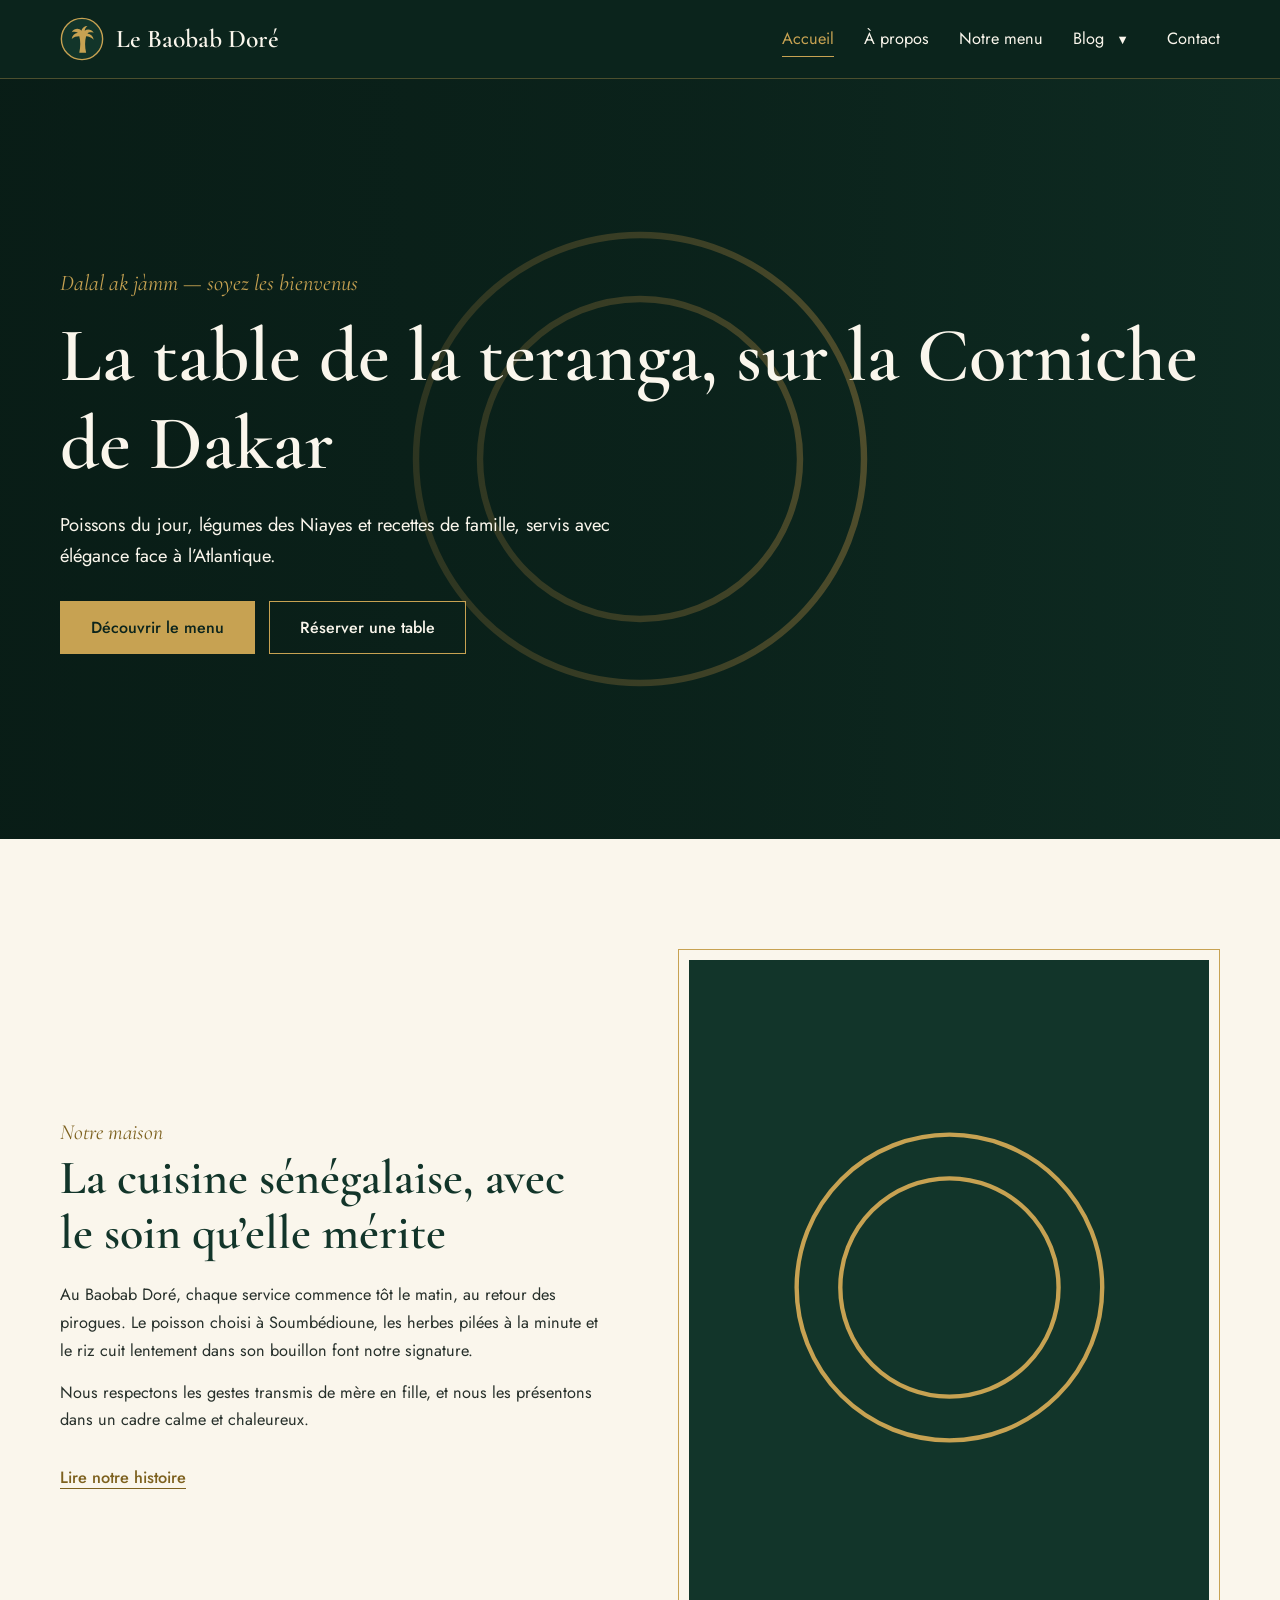
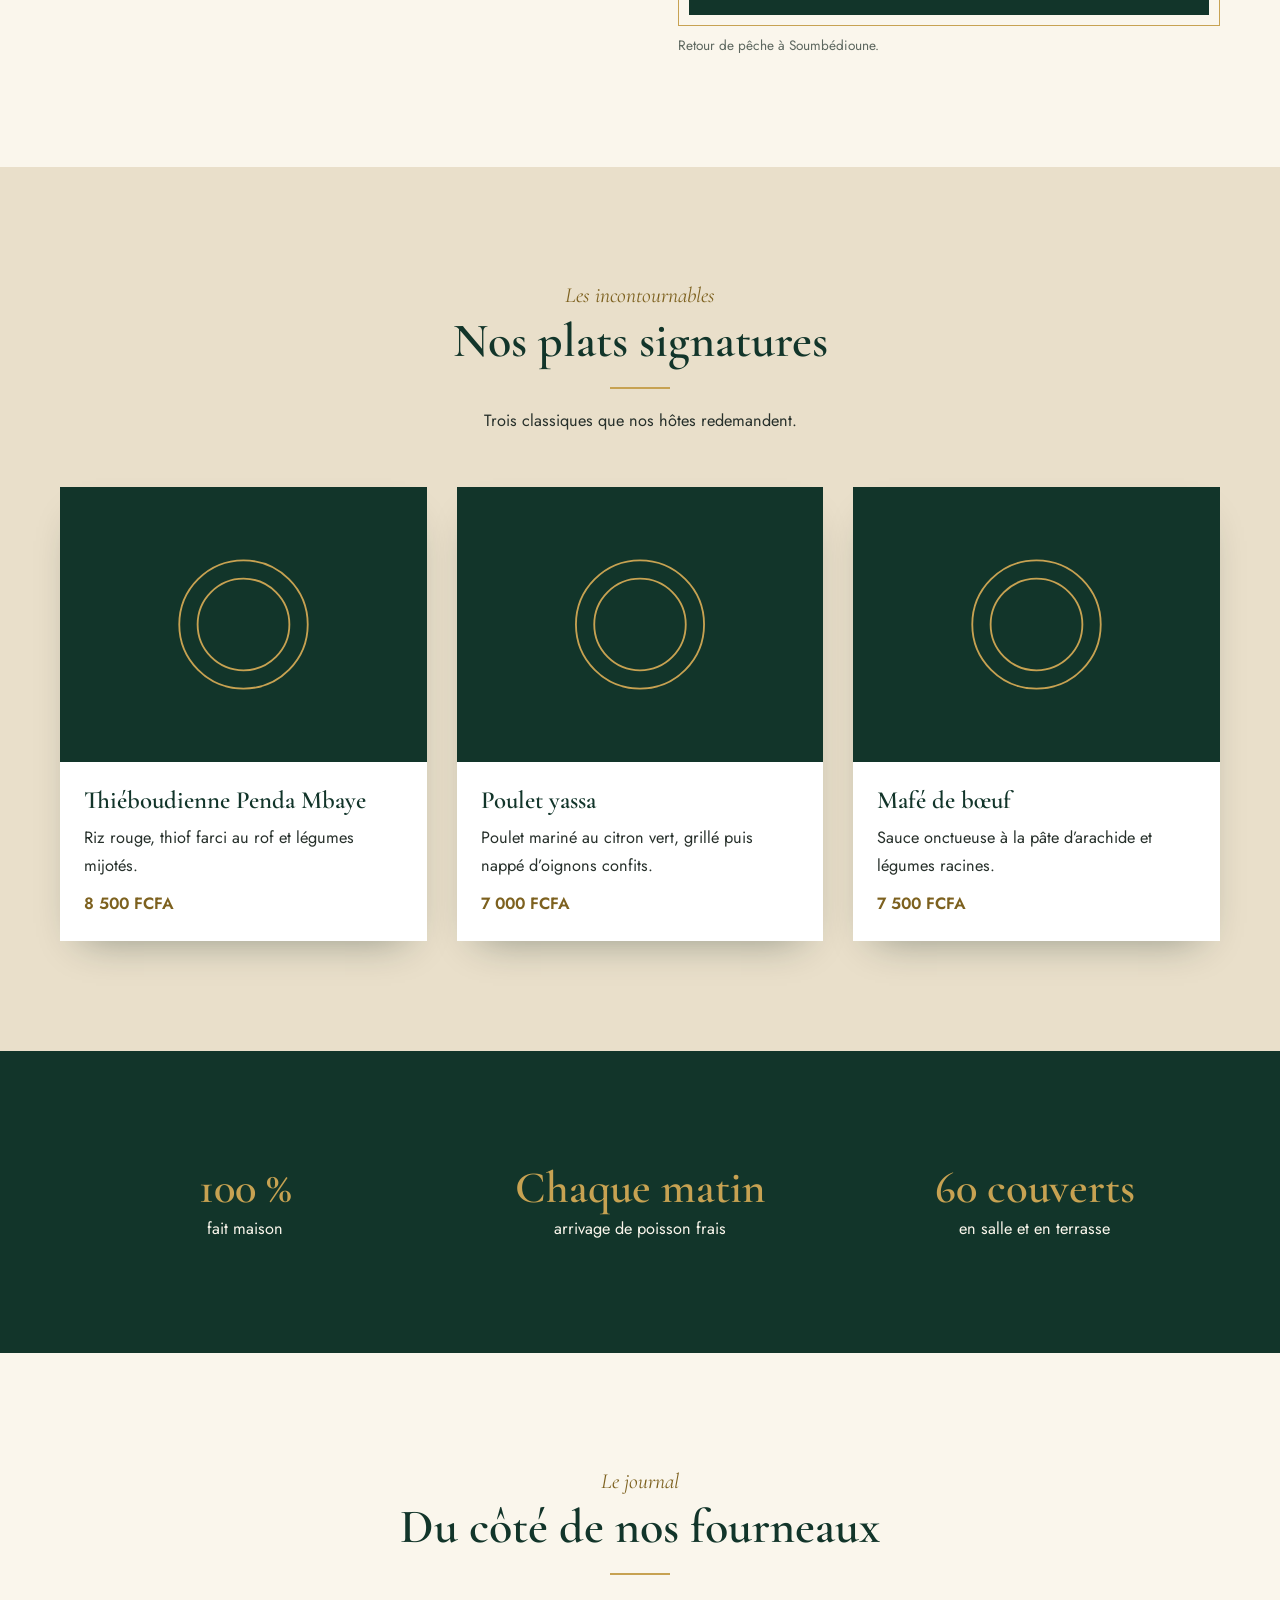
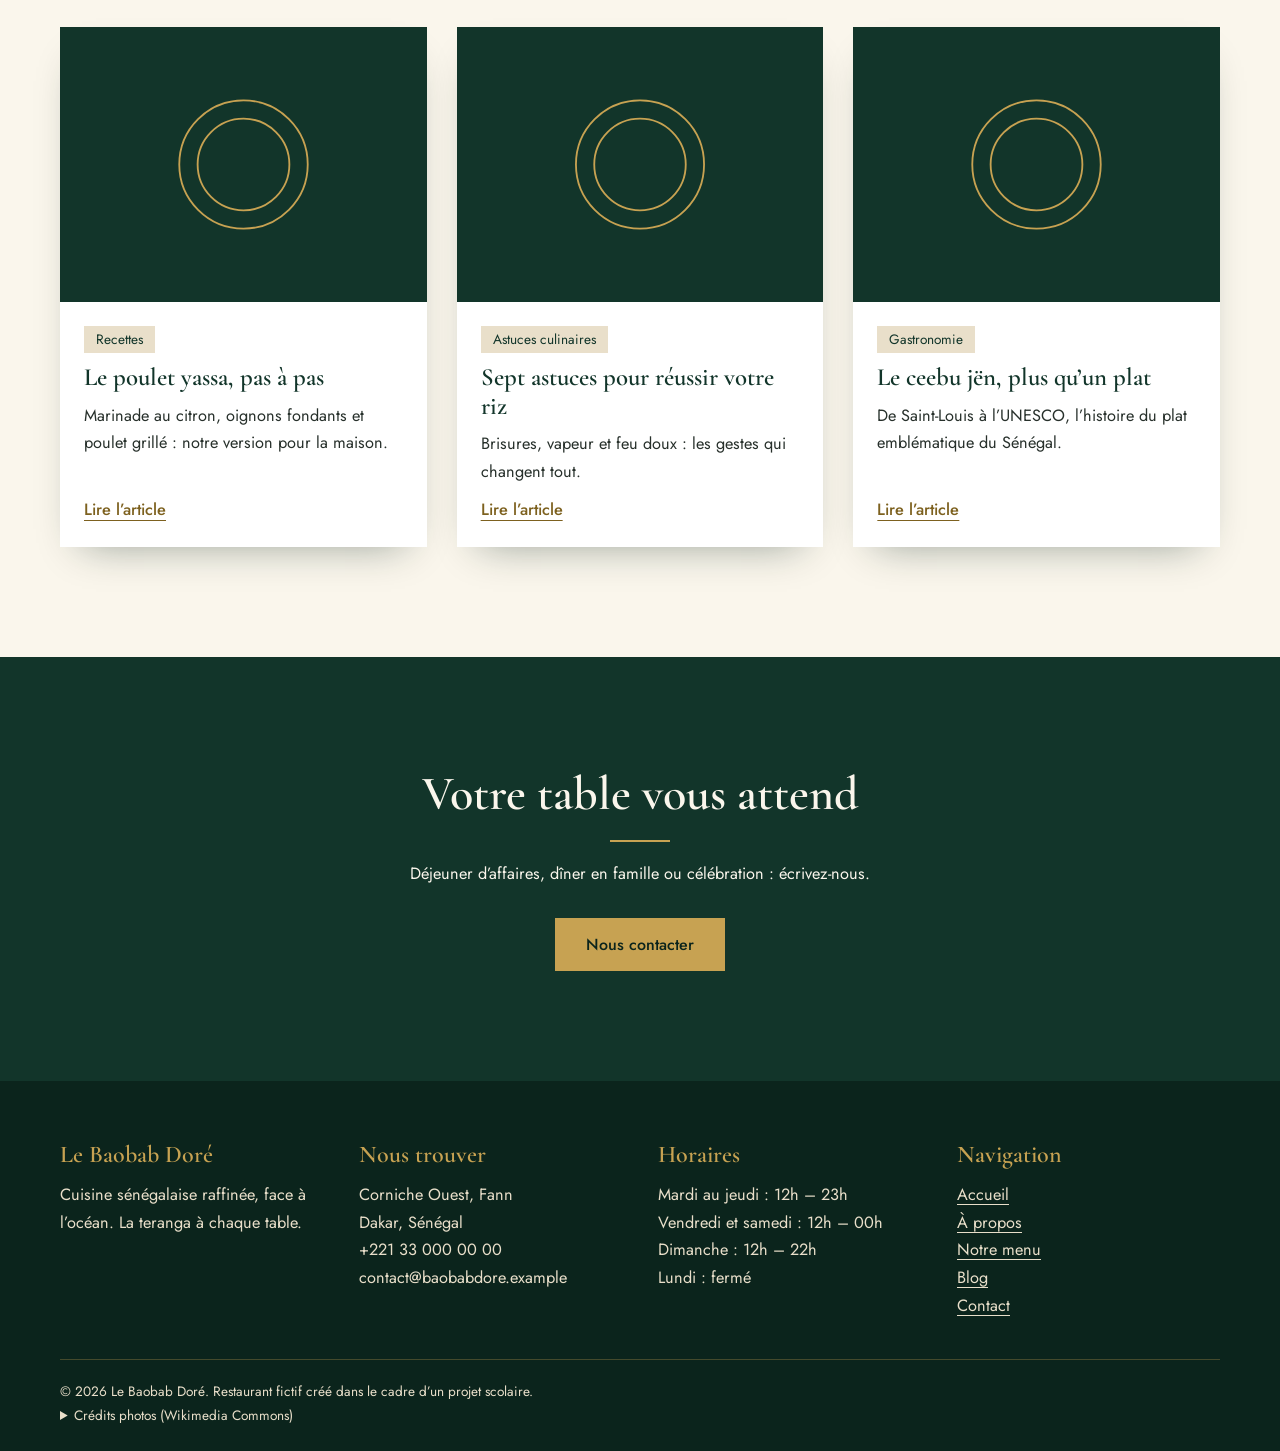
<file: index.html>
<!DOCTYPE html>
<html lang="fr">
<head>
<meta charset="UTF-8">
<meta name="viewport" content="width=device-width, initial-scale=1">
<title>Restaurant sénégalais à Dakar | Le Baobab Doré</title>
<meta name="description" content="Le Baobab Doré, restaurant fictif de cuisine sénégalaise raffinée sur la Corniche Ouest à Dakar.">
<link rel="icon" href="assets/images/logo.svg" type="image/svg+xml">
<link rel="preconnect" href="https://fonts.googleapis.com">
<link rel="preconnect" href="https://fonts.gstatic.com" crossorigin>
<link href="https://fonts.googleapis.com/css2?family=Cormorant+Garamond:ital,wght@0,500;0,600;1,500&amp;family=Jost:wght@300;400;500;600&amp;display=swap" rel="stylesheet">
<link rel="stylesheet" href="assets/css/style.css">
<script>document.documentElement.classList.add('js')</script>
<script src="assets/js/main.js" defer></script>
</head>
<body>
<a class="skip" href="#contenu">Aller au contenu</a>
<header class="header">
<div class="container">
<a class="logo" href="index.html"><img src="assets/images/logo.svg" alt="" width="44" height="44">Le Baobab Doré</a>
<button type="button" class="burger" aria-expanded="false" aria-controls="navigation">☰ Menu</button>
<nav class="nav" id="navigation" aria-label="Navigation principale">
<ul>
<li><a href="index.html" aria-current="page">Accueil</a></li>
<li><a href="apropos.html">À propos</a></li>
<li><a href="menu.html">Notre menu</a></li>
<li class="has-sub"><a href="blog.html">Blog</a><button type="button" class="sub-toggle" aria-expanded="false" aria-label="Afficher les rubriques du blog">▼</button><ul class="sub"><li><a href="article-recette.html">Recettes</a></li><li><a href="article-astuces.html">Astuces culinaires</a></li><li><a href="article-gastronomie.html">Gastronomie</a></li></ul></li>
<li><a href="contact.html">Contact</a></li>
</ul>
</nav>
</div>
</header>
<main id="contenu">
<section class="hero">
<img src="https://commons.wikimedia.org/wiki/Special:FilePath/Senegalese_Thieboudienne.JPG?width=1800" alt="" fetchpriority="high">
<div class="container">
<p class="surtitre">Dalal ak jàmm — soyez les bienvenus</p>
<h1>La table de la teranga, sur la Corniche de Dakar</h1>
<p>Poissons du jour, légumes des Niayes et recettes de famille, servis avec élégance face à l’Atlantique.</p><div class="btns"><a class="btn" href="menu.html">Découvrir le menu</a><a class="btn btn-ghost" href="contact.html">Réserver une table</a></div>
</div>
</section>
<section><div class="container duo">
<div class="reveal"><p class="surtitre">Notre maison</p><h2>La cuisine sénégalaise, avec le soin qu’elle mérite</h2>
<p>Au Baobab Doré, chaque service commence tôt le matin, au retour des pirogues. Le poisson choisi à Soumbédioune, les herbes pilées à la minute et le riz cuit lentement dans son bouillon font notre signature.</p>
<p>Nous respectons les gestes transmis de mère en fille, et nous les présentons dans un cadre calme et chaleureux.</p>
<div class="btns"><a class="lien" href="apropos.html">Lire notre histoire</a></div></div>
<figure class="reveal"><img src="https://commons.wikimedia.org/wiki/Special:FilePath/Senegal_retour_de_peche_a_Soumbedioun_800x600.jpg?width=900" alt="Retour de pêche à Soumbédioune, à Dakar" loading="lazy"><figcaption>Retour de pêche à Soumbédioune.</figcaption></figure>
</div></section>
<section class="beige"><div class="container"><div class="tete reveal"><p class="surtitre">Les incontournables</p><h2>Nos plats signatures</h2><p>Trois classiques que nos hôtes redemandent.</p></div>
<div class="grille">
<article class="carte reveal"><div class="carte-img"><img src="https://commons.wikimedia.org/wiki/Special:FilePath/Red_Thieboudienne.JPG?width=800" alt="Thiéboudienne rouge" loading="lazy"></div><div class="carte-corps"><h3>Thiéboudienne Penda Mbaye</h3><p>Riz rouge, thiof farci au rof et légumes mijotés.</p><p class="prix">8 500 FCFA</p></div></article>
<article class="carte reveal"><div class="carte-img"><img src="https://commons.wikimedia.org/wiki/Special:FilePath/Poulet_Yassa.JPG?width=800" alt="Poulet yassa et riz blanc" loading="lazy"></div><div class="carte-corps"><h3>Poulet yassa</h3><p>Poulet mariné au citron vert, grillé puis nappé d’oignons confits.</p><p class="prix">7 000 FCFA</p></div></article>
<article class="carte reveal"><div class="carte-img"><img src="https://commons.wikimedia.org/wiki/Special:FilePath/Plat_s%C3%A9n%C3%A9galais_maf%C3%A9.jpg?width=800" alt="Mafé sénégalais" loading="lazy"></div><div class="carte-corps"><h3>Mafé de bœuf</h3><p>Sauce onctueuse à la pâte d’arachide et légumes racines.</p><p class="prix">7 500 FCFA</p></div></article>
</div></div></section>
<section class="sombre"><div class="container chiffres reveal">
<div><strong>100 %</strong>fait maison</div><div><strong>Chaque matin</strong>arrivage de poisson frais</div><div><strong>60 couverts</strong>en salle et en terrasse</div>
</div></section>
<section><div class="container"><div class="tete reveal"><p class="surtitre">Le journal</p><h2>Du côté de nos fourneaux</h2></div><div class="grille"><article class="carte reveal" data-categorie="recette"><div class="carte-img"><img src="https://commons.wikimedia.org/wiki/Special:FilePath/Poulet_Yassa.JPG?width=800" alt="Poulet yassa" loading="lazy"></div><div class="carte-corps"><span class="etiquette">Recettes</span><h3>Le poulet yassa, pas à pas</h3><p>Marinade au citron, oignons fondants et poulet grillé : notre version pour la maison.</p><a class="lien" href="article-recette.html">Lire l’article<span hidden> : Le poulet yassa, pas à pas</span></a></div></article><article class="carte reveal" data-categorie="astuces"><div class="carte-img"><img src="https://commons.wikimedia.org/wiki/Special:FilePath/Thi%C3%A9boudi%C3%A8ne_ingredients_1._vegetables%2C_spices.jpg?width=800" alt="Légumes et condiments pour le thiéboudienne" loading="lazy"></div><div class="carte-corps"><span class="etiquette">Astuces culinaires</span><h3>Sept astuces pour réussir votre riz</h3><p>Brisures, vapeur et feu doux : les gestes qui changent tout.</p><a class="lien" href="article-astuces.html">Lire l’article<span hidden> : Sept astuces pour réussir votre riz</span></a></div></article><article class="carte reveal" data-categorie="gastronomie"><div class="carte-img"><img src="https://commons.wikimedia.org/wiki/Special:FilePath/Thi%C3%A9boudi%C3%A8ne_preparation_5.serving.jpg?width=800" alt="Service d’un thiéboudienne" loading="lazy"></div><div class="carte-corps"><span class="etiquette">Gastronomie</span><h3>Le ceebu jën, plus qu’un plat</h3><p>De Saint-Louis à l’UNESCO, l’histoire du plat emblématique du Sénégal.</p><a class="lien" href="article-gastronomie.html">Lire l’article<span hidden> : Le ceebu jën, plus qu’un plat</span></a></div></article></div></div></section>
<section class="sombre"><div class="container tete reveal" style="margin-bottom:0"><h2>Votre table vous attend</h2><p>Déjeuner d’affaires, dîner en famille ou célébration : écrivez-nous.</p><div class="btns" style="justify-content:center"><a class="btn" href="contact.html">Nous contacter</a></div></div></section>
</main>
<footer class="footer">
<div class="container">
<div class="colonnes">
<div><h2>Le Baobab Doré</h2><p>Cuisine sénégalaise raffinée, face à l’océan. La teranga à chaque table.</p></div>
<div><h2>Nous trouver</h2><p>Corniche Ouest, Fann<br>Dakar, Sénégal<br>+221 33 000 00 00<br>contact@baobabdore.example</p></div>
<div><h2>Horaires</h2><p>Mardi au jeudi : 12h – 23h<br>Vendredi et samedi : 12h – 00h<br>Dimanche : 12h – 22h<br>Lundi : fermé</p></div>
<div><h2>Navigation</h2><ul><li><a href="index.html">Accueil</a></li><li><a href="apropos.html">À propos</a></li><li><a href="menu.html">Notre menu</a></li><li><a href="blog.html">Blog</a></li><li><a href="contact.html">Contact</a></li></ul></div>
</div>
<div class="credits">
<p>© 2026 Le Baobab Doré. Restaurant fictif créé dans le cadre d’un projet scolaire.</p>
<details><summary>Crédits photos (Wikimedia Commons)</summary><p>Auteur et licence de chaque image sur sa page :</p><ul><li><a href="https://commons.wikimedia.org/wiki/File:Senegalese_Thieboudienne.JPG" target="_blank" rel="noopener">Senegalese Thieboudienne.JPG</a></li><li><a href="https://commons.wikimedia.org/wiki/File:Red_Thieboudienne.JPG" target="_blank" rel="noopener">Red Thieboudienne.JPG</a></li><li><a href="https://commons.wikimedia.org/wiki/File:Thi%C3%A9boudi%C3%A8ne_preparation_5.serving.jpg" target="_blank" rel="noopener">Thiéboudiène preparation 5.serving.jpg</a></li><li><a href="https://commons.wikimedia.org/wiki/File:Poulet_Yassa.JPG" target="_blank" rel="noopener">Poulet Yassa.JPG</a></li><li><a href="https://commons.wikimedia.org/wiki/File:Plat_s%C3%A9n%C3%A9galais_maf%C3%A9.jpg" target="_blank" rel="noopener">Plat sénégalais mafé.jpg</a></li><li><a href="https://commons.wikimedia.org/wiki/File:Thi%C3%A9boudi%C3%A8ne_ingredients_1._vegetables%2C_spices.jpg" target="_blank" rel="noopener">Thiéboudiène ingredients 1. vegetables, spices.jpg</a></li><li><a href="https://commons.wikimedia.org/wiki/File:Senegal_retour_de_peche_a_Soumbedioun_800x600.jpg" target="_blank" rel="noopener">Senegal retour de peche a Soumbedioun 800x600.jpg</a></li></ul></details>
</div>
</div>
</footer>
</body>
</html>
</file>
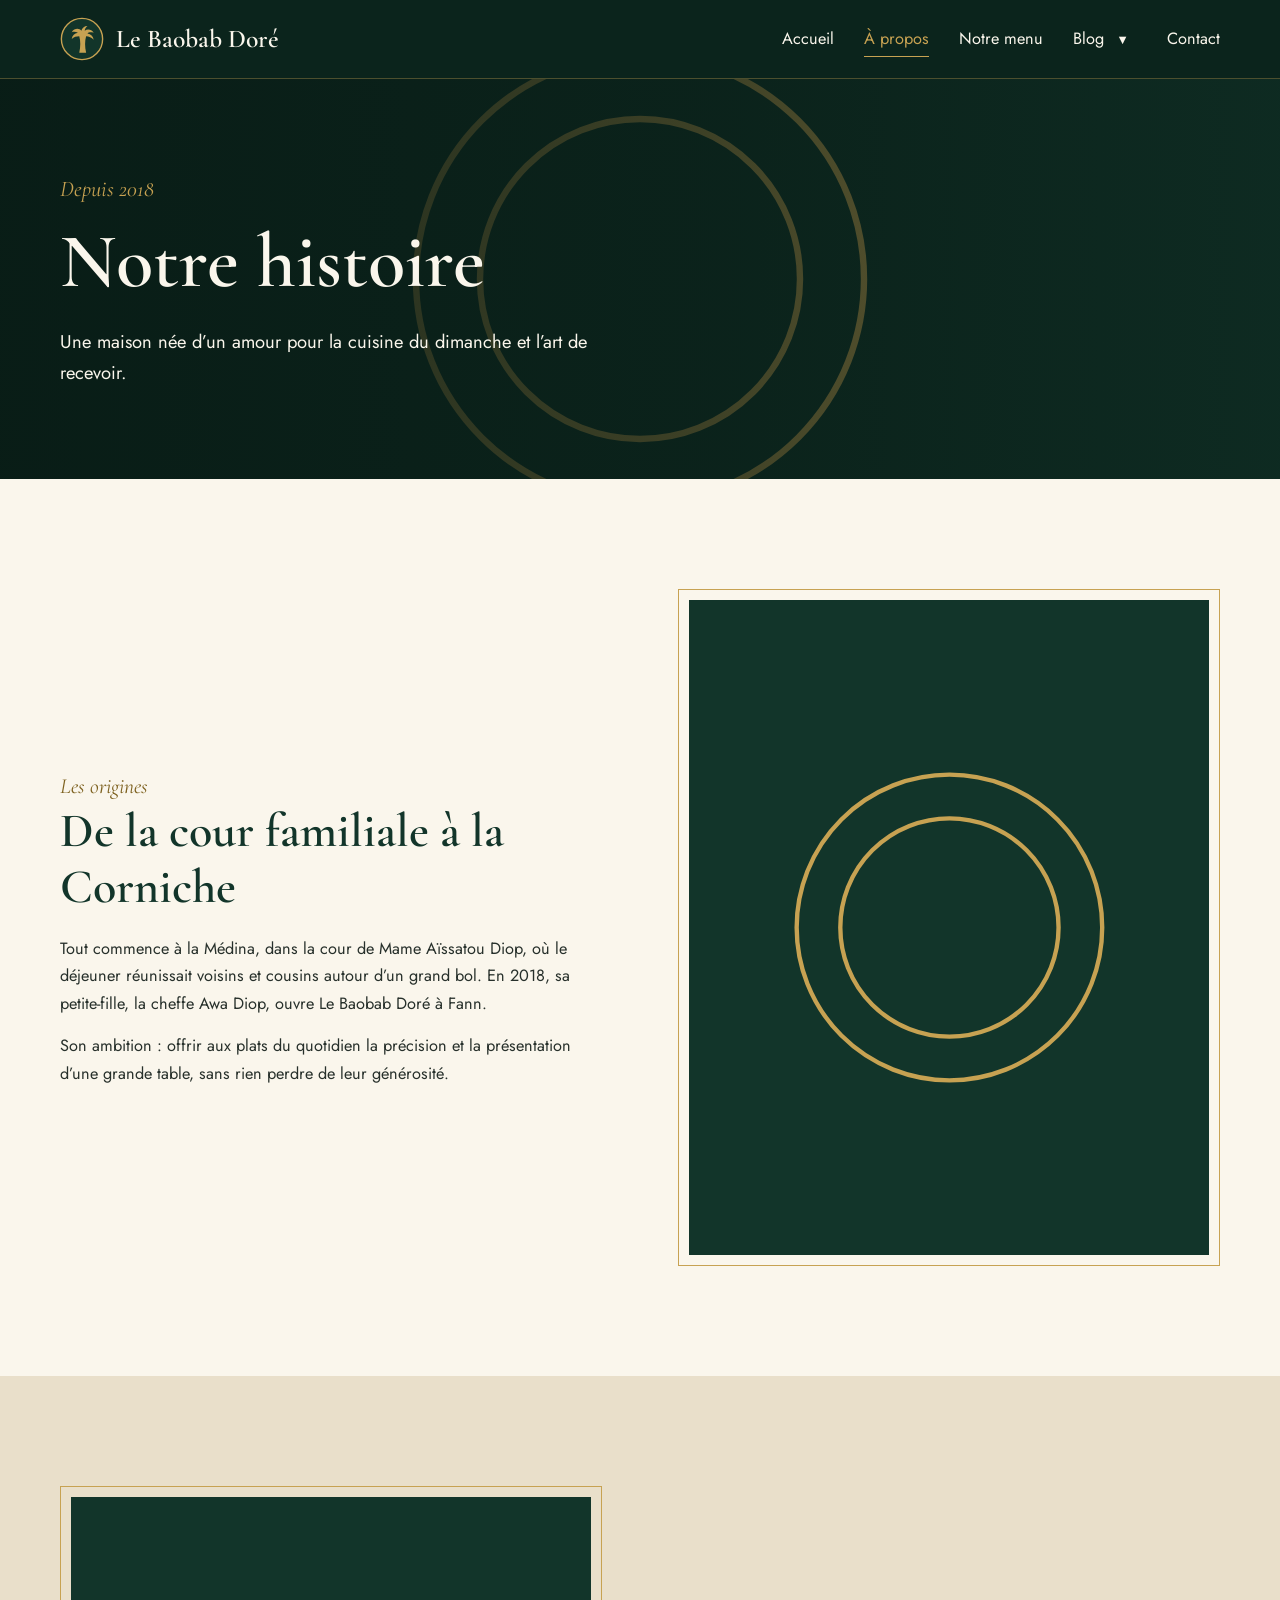
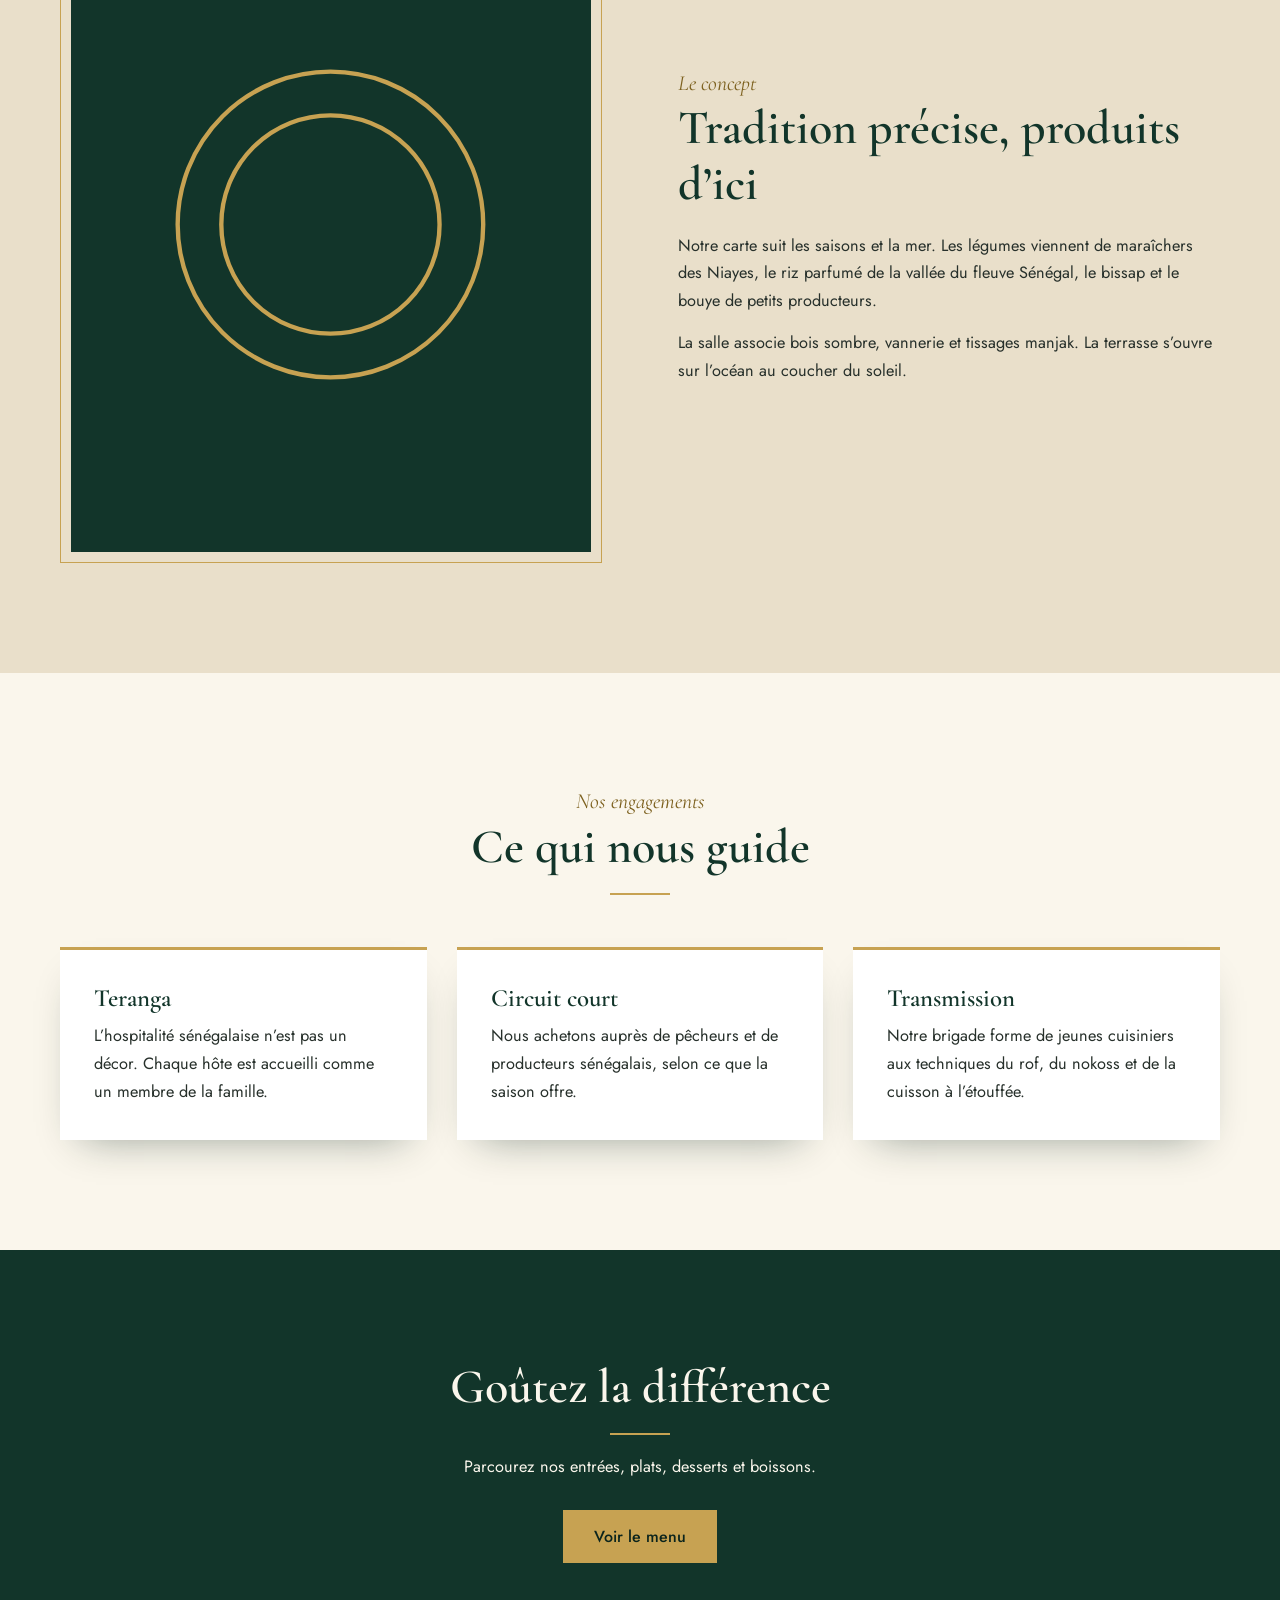
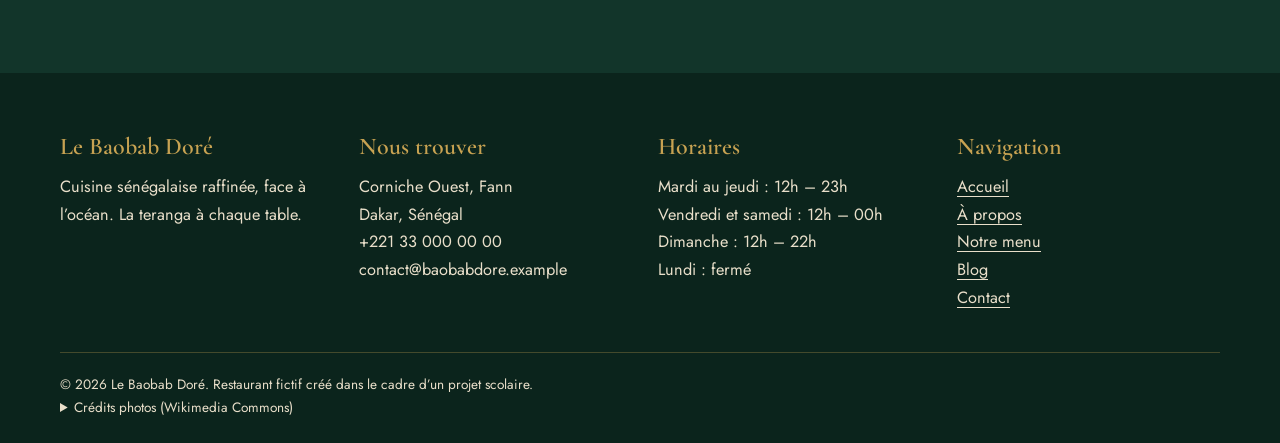
<file: apropos.html>
<!DOCTYPE html>
<html lang="fr">
<head>
<meta charset="UTF-8">
<meta name="viewport" content="width=device-width, initial-scale=1">
<title>À propos | Le Baobab Doré</title>
<meta name="description" content="Histoire, concept et valeurs du restaurant Le Baobab Doré à Dakar.">
<link rel="icon" href="assets/images/logo.svg" type="image/svg+xml">
<link rel="preconnect" href="https://fonts.googleapis.com">
<link rel="preconnect" href="https://fonts.gstatic.com" crossorigin>
<link href="https://fonts.googleapis.com/css2?family=Cormorant+Garamond:ital,wght@0,500;0,600;1,500&amp;family=Jost:wght@300;400;500;600&amp;display=swap" rel="stylesheet">
<link rel="stylesheet" href="assets/css/style.css">
<script>document.documentElement.classList.add('js')</script>
<script src="assets/js/main.js" defer></script>
</head>
<body>
<a class="skip" href="#contenu">Aller au contenu</a>
<header class="header">
<div class="container">
<a class="logo" href="index.html"><img src="assets/images/logo.svg" alt="" width="44" height="44">Le Baobab Doré</a>
<button type="button" class="burger" aria-expanded="false" aria-controls="navigation">☰ Menu</button>
<nav class="nav" id="navigation" aria-label="Navigation principale">
<ul>
<li><a href="index.html">Accueil</a></li>
<li><a href="apropos.html" aria-current="page">À propos</a></li>
<li><a href="menu.html">Notre menu</a></li>
<li class="has-sub"><a href="blog.html">Blog</a><button type="button" class="sub-toggle" aria-expanded="false" aria-label="Afficher les rubriques du blog">▼</button><ul class="sub"><li><a href="article-recette.html">Recettes</a></li><li><a href="article-astuces.html">Astuces culinaires</a></li><li><a href="article-gastronomie.html">Gastronomie</a></li></ul></li>
<li><a href="contact.html">Contact</a></li>
</ul>
</nav>
</div>
</header>
<main id="contenu">
<section class="hero hero-page">
<img src="https://commons.wikimedia.org/wiki/Special:FilePath/Senegal_retour_de_peche_a_Soumbedioun_800x600.jpg?width=1800" alt="" fetchpriority="high">
<div class="container">
<p class="surtitre">Depuis 2018</p>
<h1>Notre histoire</h1>
<p>Une maison née d’un amour pour la cuisine du dimanche et l’art de recevoir.</p>
</div>
</section>
<section><div class="container duo">
<div class="reveal"><p class="surtitre">Les origines</p><h2>De la cour familiale à la Corniche</h2>
<p>Tout commence à la Médina, dans la cour de Mame Aïssatou Diop, où le déjeuner réunissait voisins et cousins autour d’un grand bol. En 2018, sa petite-fille, la cheffe Awa Diop, ouvre Le Baobab Doré à Fann.</p>
<p>Son ambition : offrir aux plats du quotidien la précision et la présentation d’une grande table, sans rien perdre de leur générosité.</p></div>
<figure class="reveal"><img src="https://commons.wikimedia.org/wiki/Special:FilePath/Assiette_de_Thi%C3%A9boudi%C3%A8ne.jpg?width=900" alt="Assiette de thiéboudienne" loading="lazy"></figure>
</div></section>
<section class="beige"><div class="container duo inverse">
<div class="reveal"><p class="surtitre">Le concept</p><h2>Tradition précise, produits d’ici</h2>
<p>Notre carte suit les saisons et la mer. Les légumes viennent de maraîchers des Niayes, le riz parfumé de la vallée du fleuve Sénégal, le bissap et le bouye de petits producteurs.</p>
<p>La salle associe bois sombre, vannerie et tissages manjak. La terrasse s’ouvre sur l’océan au coucher du soleil.</p></div>
<figure class="reveal"><img src="https://commons.wikimedia.org/wiki/Special:FilePath/Thi%C3%A9boudi%C3%A8ne_ingredients_2._fish%2C_guedj.jpg?width=900" alt="Poisson et guedj, ingrédients du thiéboudienne" loading="lazy"></figure>
</div></section>
<section><div class="container"><div class="tete reveal"><p class="surtitre">Nos engagements</p><h2>Ce qui nous guide</h2></div>
<div class="grille formules">
<article class="carte reveal"><div class="carte-corps"><h3>Teranga</h3><p>L’hospitalité sénégalaise n’est pas un décor. Chaque hôte est accueilli comme un membre de la famille.</p></div></article>
<article class="carte reveal"><div class="carte-corps"><h3>Circuit court</h3><p>Nous achetons auprès de pêcheurs et de producteurs sénégalais, selon ce que la saison offre.</p></div></article>
<article class="carte reveal"><div class="carte-corps"><h3>Transmission</h3><p>Notre brigade forme de jeunes cuisiniers aux techniques du rof, du nokoss et de la cuisson à l’étouffée.</p></div></article>
</div></div></section>
<section class="sombre"><div class="container tete reveal" style="margin-bottom:0"><h2>Goûtez la différence</h2><p>Parcourez nos entrées, plats, desserts et boissons.</p><div class="btns" style="justify-content:center"><a class="btn" href="menu.html">Voir le menu</a></div></div></section>
</main>
<footer class="footer">
<div class="container">
<div class="colonnes">
<div><h2>Le Baobab Doré</h2><p>Cuisine sénégalaise raffinée, face à l’océan. La teranga à chaque table.</p></div>
<div><h2>Nous trouver</h2><p>Corniche Ouest, Fann<br>Dakar, Sénégal<br>+221 33 000 00 00<br>contact@baobabdore.example</p></div>
<div><h2>Horaires</h2><p>Mardi au jeudi : 12h – 23h<br>Vendredi et samedi : 12h – 00h<br>Dimanche : 12h – 22h<br>Lundi : fermé</p></div>
<div><h2>Navigation</h2><ul><li><a href="index.html">Accueil</a></li><li><a href="apropos.html">À propos</a></li><li><a href="menu.html">Notre menu</a></li><li><a href="blog.html">Blog</a></li><li><a href="contact.html">Contact</a></li></ul></div>
</div>
<div class="credits">
<p>© 2026 Le Baobab Doré. Restaurant fictif créé dans le cadre d’un projet scolaire.</p>
<details><summary>Crédits photos (Wikimedia Commons)</summary><p>Auteur et licence de chaque image sur sa page :</p><ul><li><a href="https://commons.wikimedia.org/wiki/File:Assiette_de_Thi%C3%A9boudi%C3%A8ne.jpg" target="_blank" rel="noopener">Assiette de Thiéboudiène.jpg</a></li><li><a href="https://commons.wikimedia.org/wiki/File:Thi%C3%A9boudi%C3%A8ne_ingredients_2._fish%2C_guedj.jpg" target="_blank" rel="noopener">Thiéboudiène ingredients 2. fish, guedj.jpg</a></li><li><a href="https://commons.wikimedia.org/wiki/File:Senegal_retour_de_peche_a_Soumbedioun_800x600.jpg" target="_blank" rel="noopener">Senegal retour de peche a Soumbedioun 800x600.jpg</a></li></ul></details>
</div>
</div>
</footer>
</body>
</html>
</file>
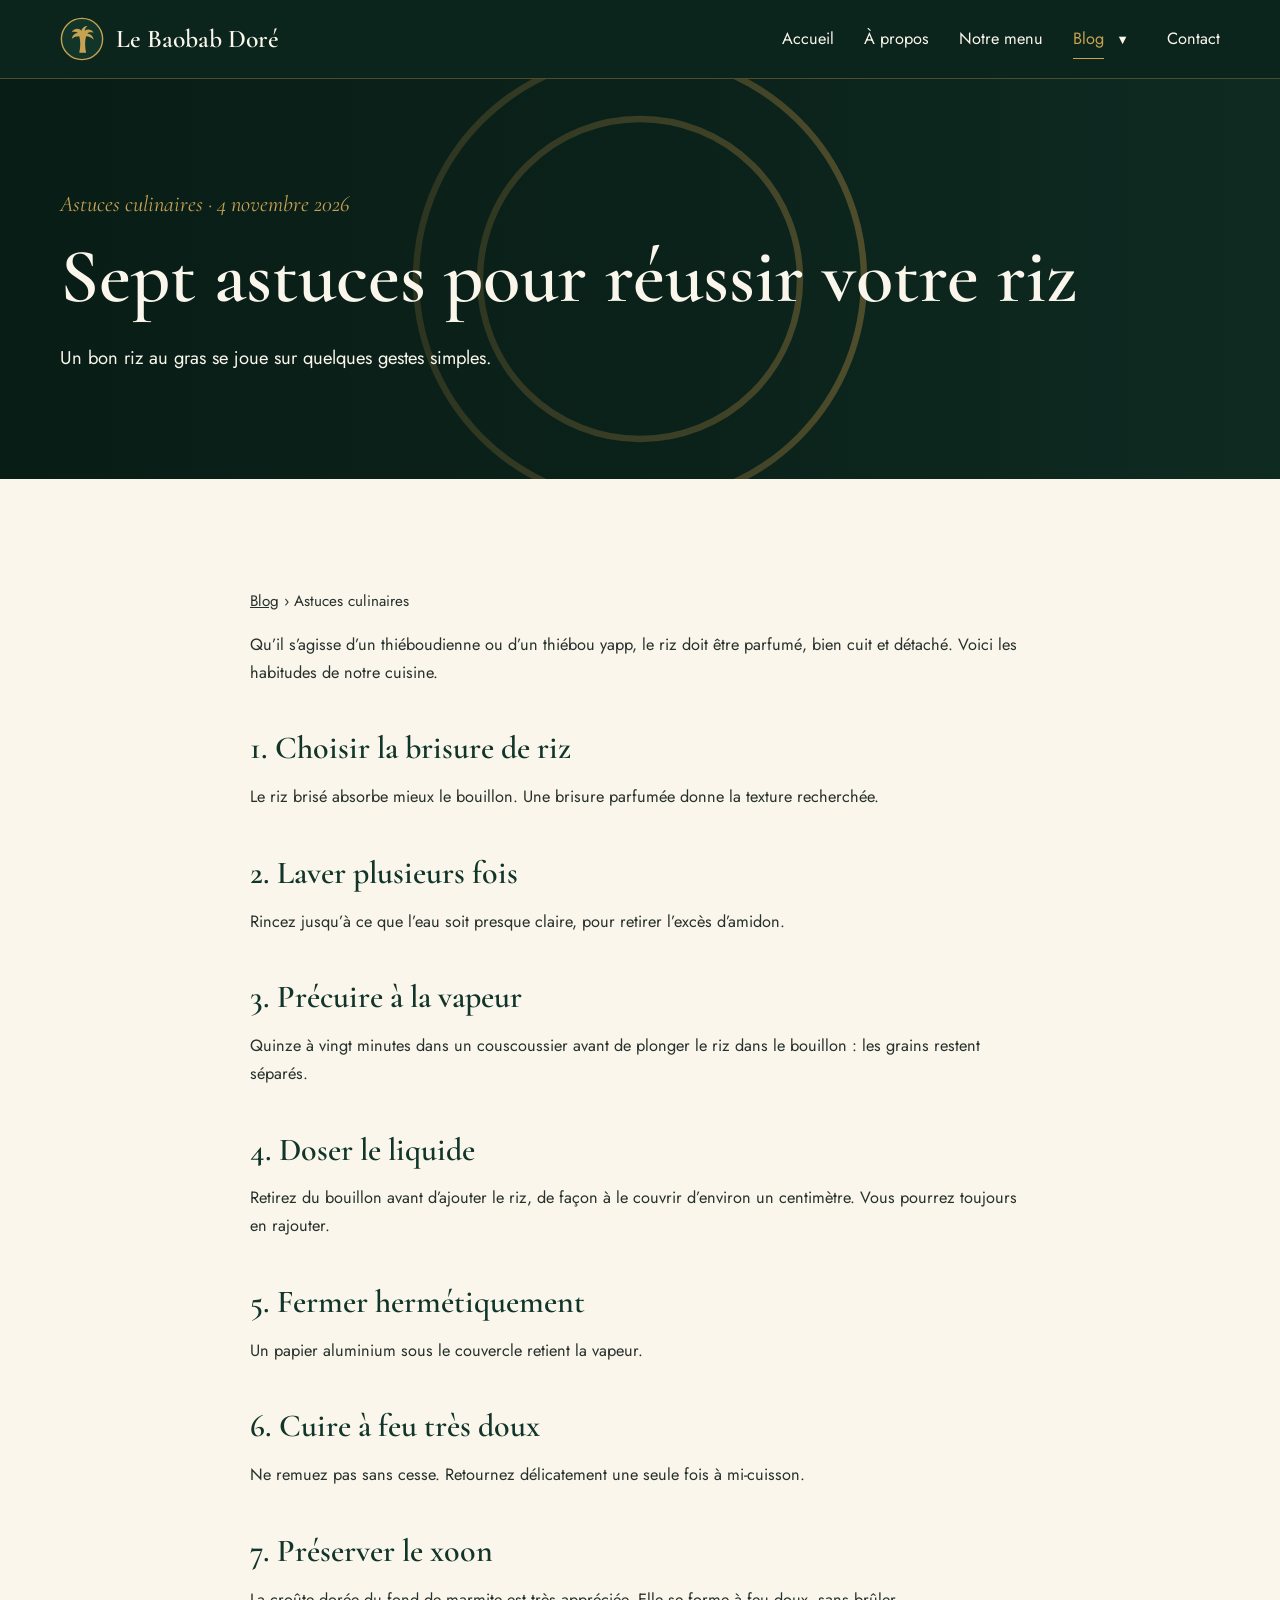
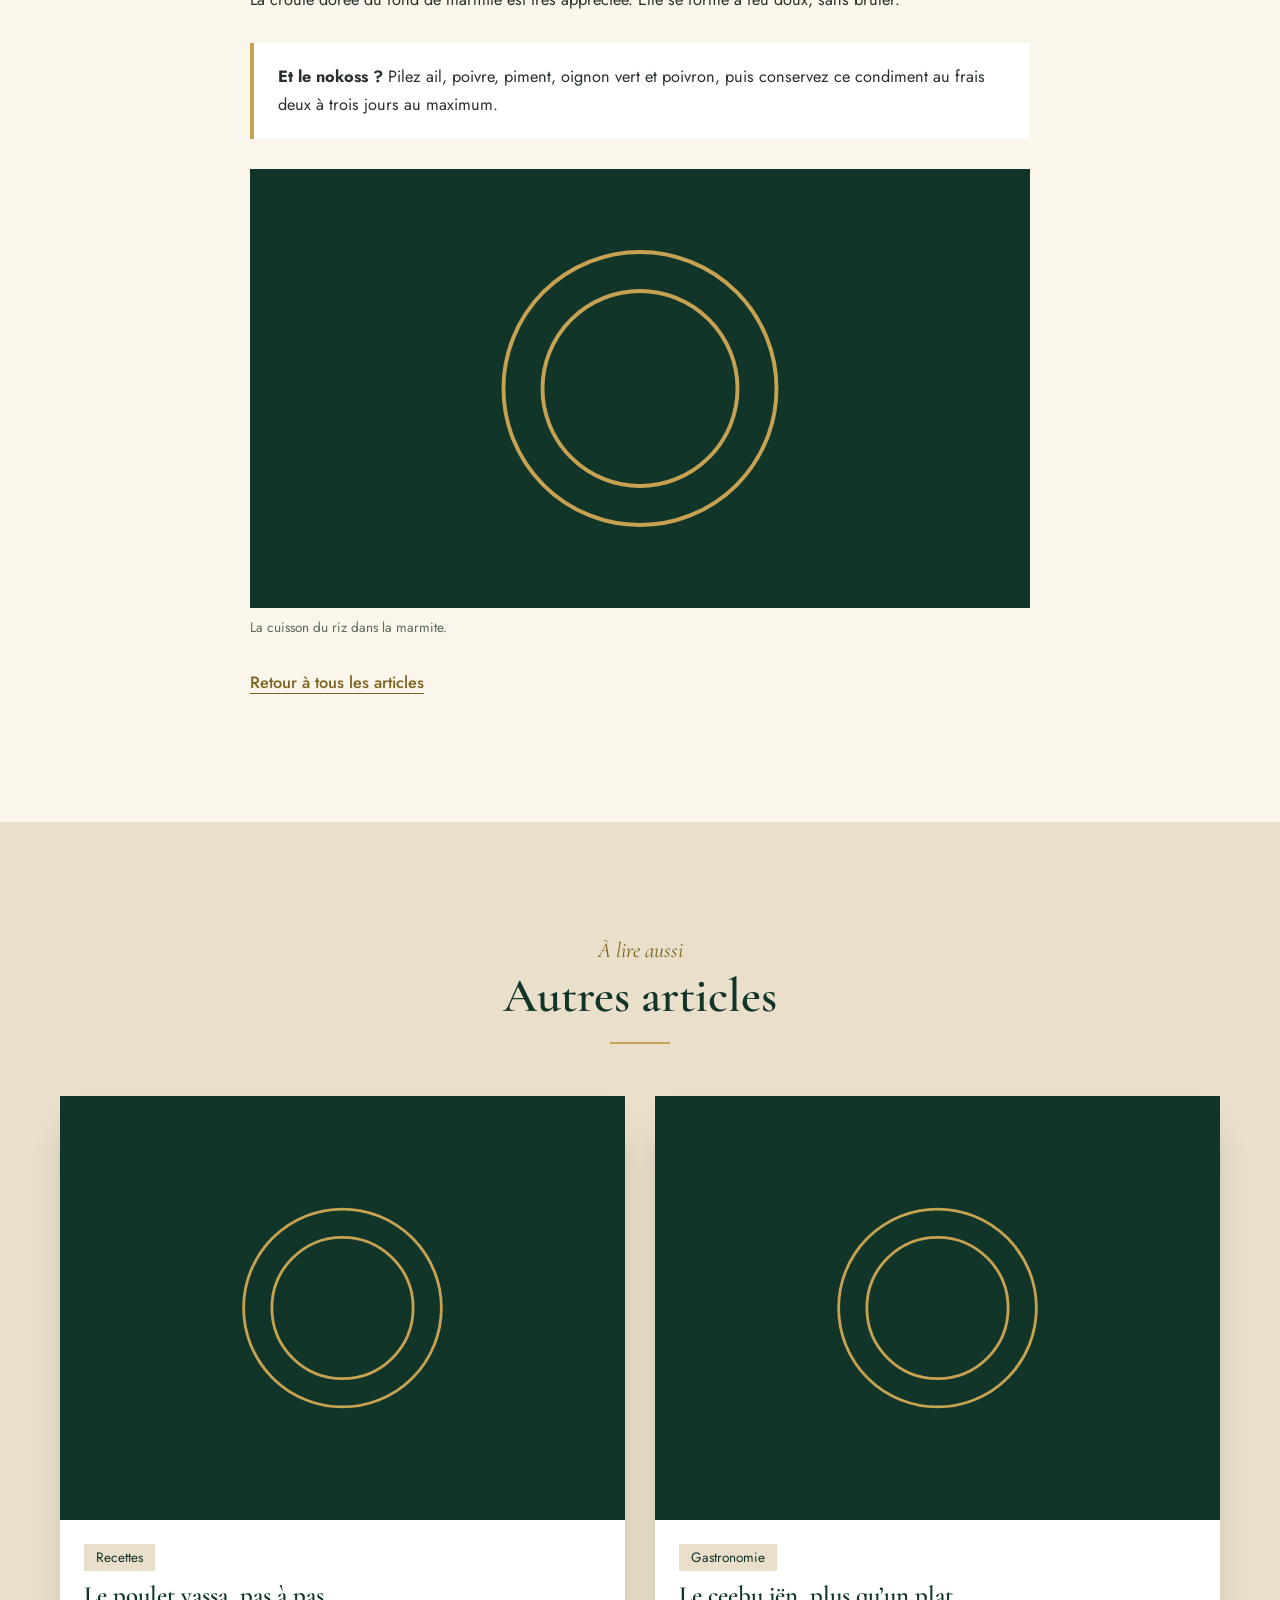
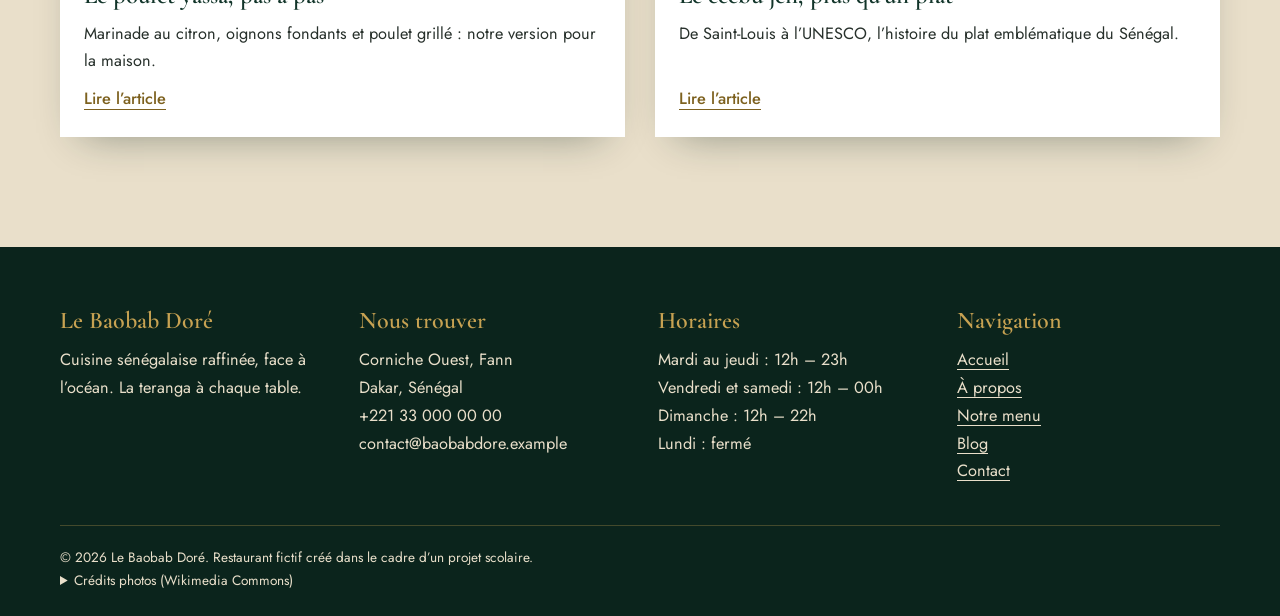
<file: article-astuces.html>
<!DOCTYPE html>
<html lang="fr">
<head>
<meta charset="UTF-8">
<meta name="viewport" content="width=device-width, initial-scale=1">
<title>Sept astuces pour réussir votre riz | Le Baobab Doré</title>
<meta name="description" content="Sept astuces pour réussir le riz du thiéboudienne.">
<link rel="icon" href="assets/images/logo.svg" type="image/svg+xml">
<link rel="preconnect" href="https://fonts.googleapis.com">
<link rel="preconnect" href="https://fonts.gstatic.com" crossorigin>
<link href="https://fonts.googleapis.com/css2?family=Cormorant+Garamond:ital,wght@0,500;0,600;1,500&amp;family=Jost:wght@300;400;500;600&amp;display=swap" rel="stylesheet">
<link rel="stylesheet" href="assets/css/style.css">
<script>document.documentElement.classList.add('js')</script>
<script src="assets/js/main.js" defer></script>
</head>
<body>
<a class="skip" href="#contenu">Aller au contenu</a>
<header class="header">
<div class="container">
<a class="logo" href="index.html"><img src="assets/images/logo.svg" alt="" width="44" height="44">Le Baobab Doré</a>
<button type="button" class="burger" aria-expanded="false" aria-controls="navigation">☰ Menu</button>
<nav class="nav" id="navigation" aria-label="Navigation principale">
<ul>
<li><a href="index.html">Accueil</a></li>
<li><a href="apropos.html">À propos</a></li>
<li><a href="menu.html">Notre menu</a></li>
<li class="has-sub"><a href="blog.html" aria-current="page">Blog</a><button type="button" class="sub-toggle" aria-expanded="false" aria-label="Afficher les rubriques du blog">▼</button><ul class="sub"><li><a href="article-recette.html">Recettes</a></li><li><a href="article-astuces.html" aria-current="page">Astuces culinaires</a></li><li><a href="article-gastronomie.html">Gastronomie</a></li></ul></li>
<li><a href="contact.html">Contact</a></li>
</ul>
</nav>
</div>
</header>
<main id="contenu">
<section class="hero hero-page">
<img src="https://commons.wikimedia.org/wiki/Special:FilePath/Thi%C3%A9boudi%C3%A8ne_ingredients_1._vegetables%2C_spices.jpg?width=1800" alt="" fetchpriority="high">
<div class="container">
<p class="surtitre">Astuces culinaires · 4 novembre 2026</p>
<h1>Sept astuces pour réussir votre riz</h1>
<p>Un bon riz au gras se joue sur quelques gestes simples.</p>
</div>
</section>
<section><div class="container article">
<p class="fil"><a href="blog.html">Blog</a> › Astuces culinaires</p>

<p>Qu’il s’agisse d’un thiéboudienne ou d’un thiébou yapp, le riz doit être parfumé, bien cuit et détaché. Voici les habitudes de notre cuisine.</p>
<h2>1. Choisir la brisure de riz</h2><p>Le riz brisé absorbe mieux le bouillon. Une brisure parfumée donne la texture recherchée.</p>
<h2>2. Laver plusieurs fois</h2><p>Rincez jusqu’à ce que l’eau soit presque claire, pour retirer l’excès d’amidon.</p>
<h2>3. Précuire à la vapeur</h2><p>Quinze à vingt minutes dans un couscoussier avant de plonger le riz dans le bouillon : les grains restent séparés.</p>
<h2>4. Doser le liquide</h2><p>Retirez du bouillon avant d’ajouter le riz, de façon à le couvrir d’environ un centimètre. Vous pourrez toujours en rajouter.</p>
<h2>5. Fermer hermétiquement</h2><p>Un papier aluminium sous le couvercle retient la vapeur.</p>
<h2>6. Cuire à feu très doux</h2><p>Ne remuez pas sans cesse. Retournez délicatement une seule fois à mi-cuisson.</p>
<h2>7. Préserver le xoon</h2><p>La croûte dorée du fond de marmite est très appréciée. Elle se forme à feu doux, sans brûler.</p>
<div class="encadre"><strong>Et le nokoss ?</strong> Pilez ail, poivre, piment, oignon vert et poivron, puis conservez ce condiment au frais deux à trois jours au maximum.</div>
<figure><img src="https://commons.wikimedia.org/wiki/Special:FilePath/Thi%C3%A9boudi%C3%A8ne_preparation_4._cooking_and_rice.jpg?width=1200" alt="La cuisson du riz dans la marmite" loading="lazy"><figcaption>La cuisson du riz dans la marmite.</figcaption></figure>
<p><a class="lien" href="blog.html">Retour à tous les articles</a></p>
</div></section>
<section class="beige"><div class="container"><div class="tete reveal"><p class="surtitre">À lire aussi</p><h2>Autres articles</h2></div><div class="grille"><article class="carte reveal" data-categorie="recette"><div class="carte-img"><img src="https://commons.wikimedia.org/wiki/Special:FilePath/Poulet_Yassa.JPG?width=800" alt="Poulet yassa" loading="lazy"></div><div class="carte-corps"><span class="etiquette">Recettes</span><h3>Le poulet yassa, pas à pas</h3><p>Marinade au citron, oignons fondants et poulet grillé : notre version pour la maison.</p><a class="lien" href="article-recette.html">Lire l’article<span hidden> : Le poulet yassa, pas à pas</span></a></div></article><article class="carte reveal" data-categorie="gastronomie"><div class="carte-img"><img src="https://commons.wikimedia.org/wiki/Special:FilePath/Thi%C3%A9boudi%C3%A8ne_preparation_5.serving.jpg?width=800" alt="Service d’un thiéboudienne" loading="lazy"></div><div class="carte-corps"><span class="etiquette">Gastronomie</span><h3>Le ceebu jën, plus qu’un plat</h3><p>De Saint-Louis à l’UNESCO, l’histoire du plat emblématique du Sénégal.</p><a class="lien" href="article-gastronomie.html">Lire l’article<span hidden> : Le ceebu jën, plus qu’un plat</span></a></div></article></div></div></section>
</main>
<footer class="footer">
<div class="container">
<div class="colonnes">
<div><h2>Le Baobab Doré</h2><p>Cuisine sénégalaise raffinée, face à l’océan. La teranga à chaque table.</p></div>
<div><h2>Nous trouver</h2><p>Corniche Ouest, Fann<br>Dakar, Sénégal<br>+221 33 000 00 00<br>contact@baobabdore.example</p></div>
<div><h2>Horaires</h2><p>Mardi au jeudi : 12h – 23h<br>Vendredi et samedi : 12h – 00h<br>Dimanche : 12h – 22h<br>Lundi : fermé</p></div>
<div><h2>Navigation</h2><ul><li><a href="index.html">Accueil</a></li><li><a href="apropos.html">À propos</a></li><li><a href="menu.html">Notre menu</a></li><li><a href="blog.html">Blog</a></li><li><a href="contact.html">Contact</a></li></ul></div>
</div>
<div class="credits">
<p>© 2026 Le Baobab Doré. Restaurant fictif créé dans le cadre d’un projet scolaire.</p>
<details><summary>Crédits photos (Wikimedia Commons)</summary><p>Auteur et licence de chaque image sur sa page :</p><ul><li><a href="https://commons.wikimedia.org/wiki/File:Thi%C3%A9boudi%C3%A8ne_preparation_5.serving.jpg" target="_blank" rel="noopener">Thiéboudiène preparation 5.serving.jpg</a></li><li><a href="https://commons.wikimedia.org/wiki/File:Thi%C3%A9boudi%C3%A8ne_preparation_4._cooking_and_rice.jpg" target="_blank" rel="noopener">Thiéboudiène preparation 4. cooking and rice.jpg</a></li><li><a href="https://commons.wikimedia.org/wiki/File:Poulet_Yassa.JPG" target="_blank" rel="noopener">Poulet Yassa.JPG</a></li><li><a href="https://commons.wikimedia.org/wiki/File:Thi%C3%A9boudi%C3%A8ne_ingredients_1._vegetables%2C_spices.jpg" target="_blank" rel="noopener">Thiéboudiène ingredients 1. vegetables, spices.jpg</a></li></ul></details>
</div>
</div>
</footer>
</body>
</html>
</file>
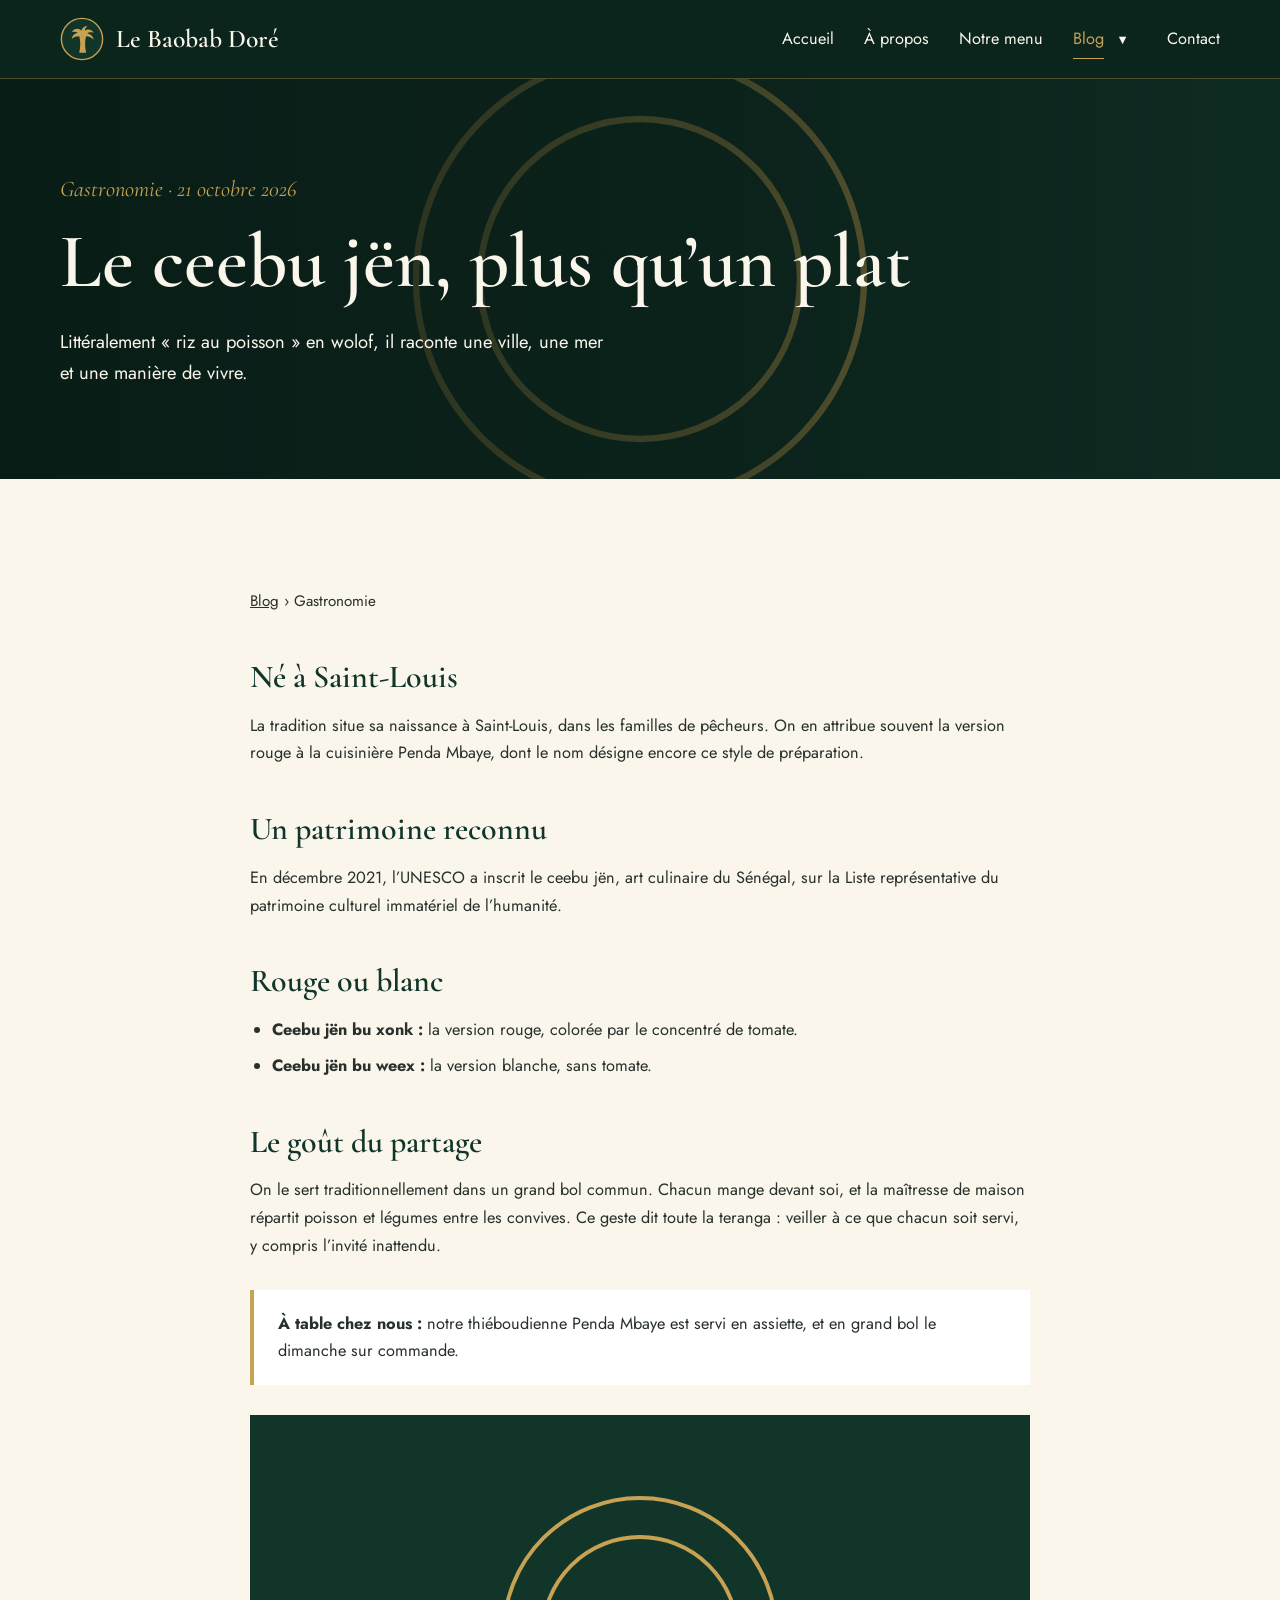
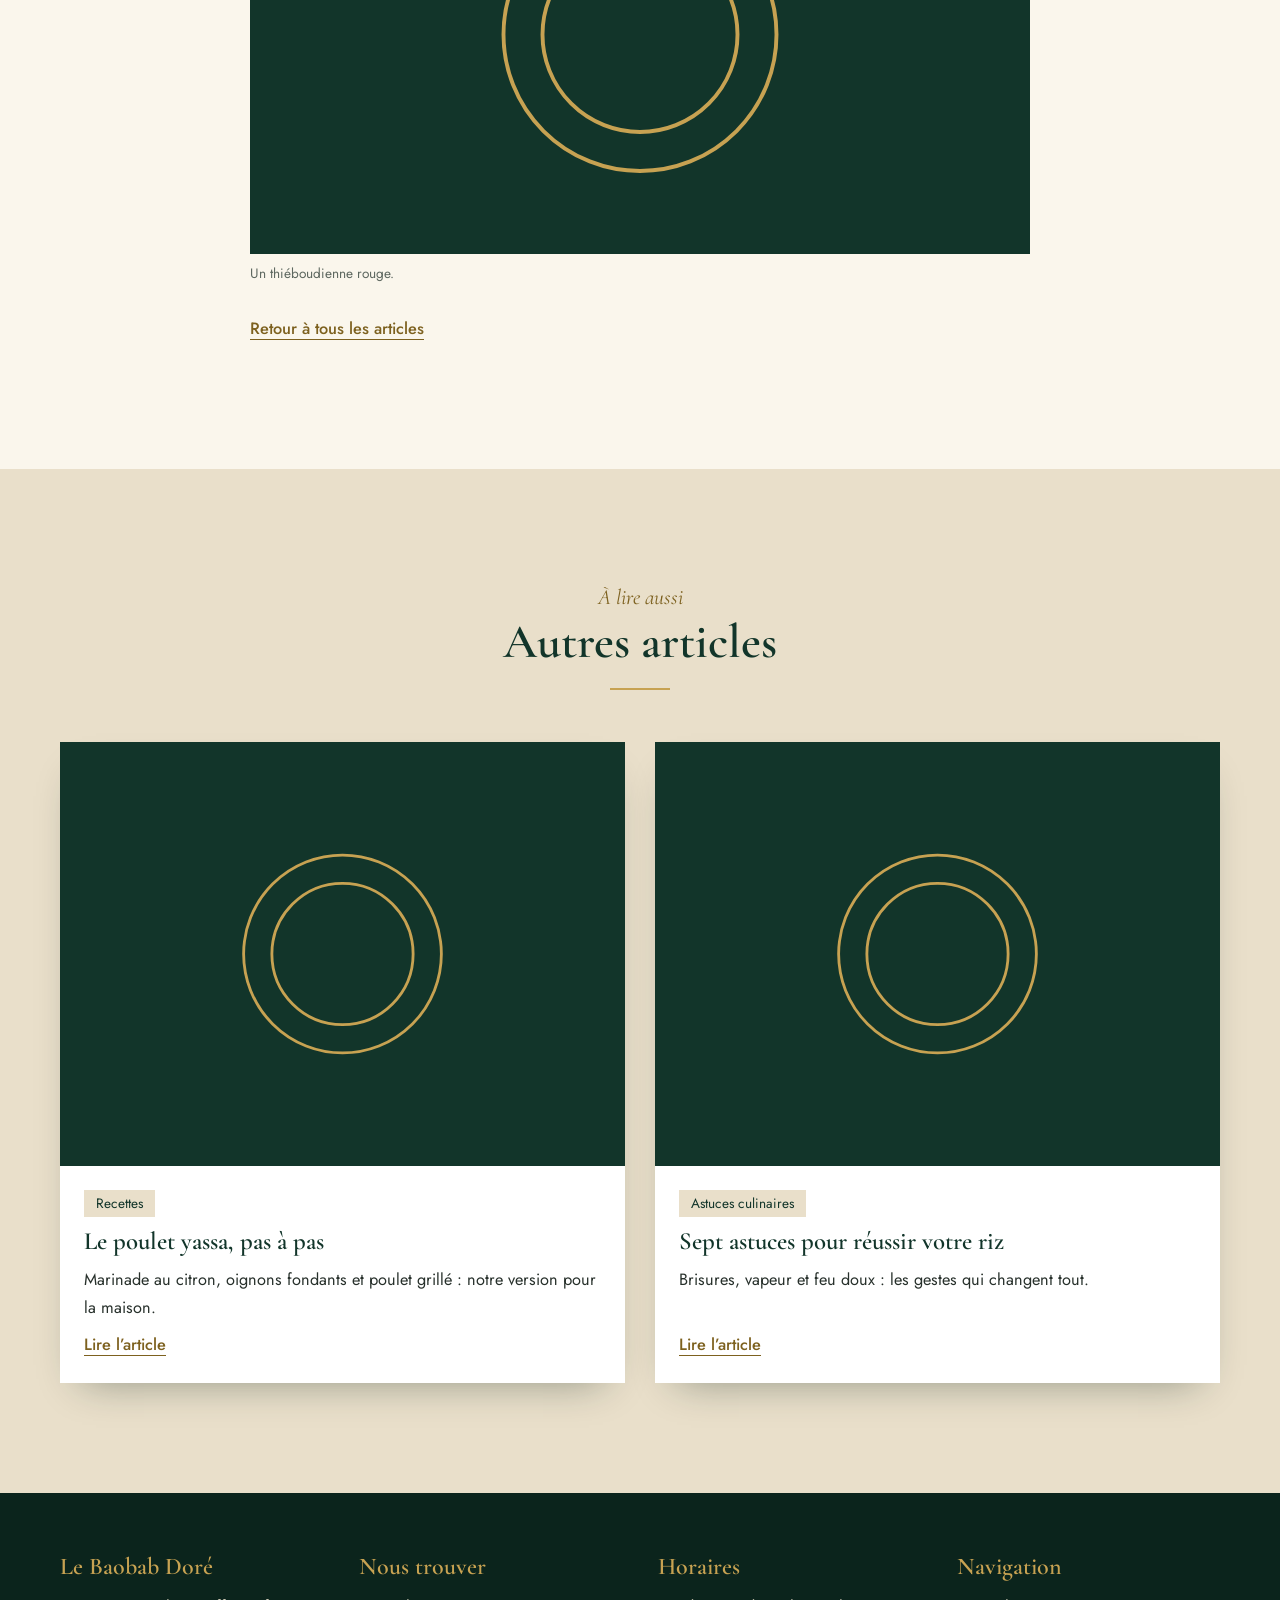
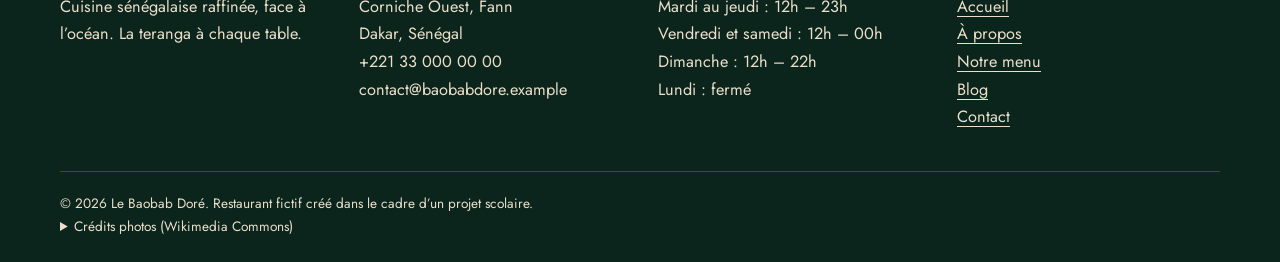
<file: article-gastronomie.html>
<!DOCTYPE html>
<html lang="fr">
<head>
<meta charset="UTF-8">
<meta name="viewport" content="width=device-width, initial-scale=1">
<title>Le ceebu jën, plus qu’un plat | Le Baobab Doré</title>
<meta name="description" content="Histoire et culture du ceebu jën, plat emblématique du Sénégal.">
<link rel="icon" href="assets/images/logo.svg" type="image/svg+xml">
<link rel="preconnect" href="https://fonts.googleapis.com">
<link rel="preconnect" href="https://fonts.gstatic.com" crossorigin>
<link href="https://fonts.googleapis.com/css2?family=Cormorant+Garamond:ital,wght@0,500;0,600;1,500&amp;family=Jost:wght@300;400;500;600&amp;display=swap" rel="stylesheet">
<link rel="stylesheet" href="assets/css/style.css">
<script>document.documentElement.classList.add('js')</script>
<script src="assets/js/main.js" defer></script>
</head>
<body>
<a class="skip" href="#contenu">Aller au contenu</a>
<header class="header">
<div class="container">
<a class="logo" href="index.html"><img src="assets/images/logo.svg" alt="" width="44" height="44">Le Baobab Doré</a>
<button type="button" class="burger" aria-expanded="false" aria-controls="navigation">☰ Menu</button>
<nav class="nav" id="navigation" aria-label="Navigation principale">
<ul>
<li><a href="index.html">Accueil</a></li>
<li><a href="apropos.html">À propos</a></li>
<li><a href="menu.html">Notre menu</a></li>
<li class="has-sub"><a href="blog.html" aria-current="page">Blog</a><button type="button" class="sub-toggle" aria-expanded="false" aria-label="Afficher les rubriques du blog">▼</button><ul class="sub"><li><a href="article-recette.html">Recettes</a></li><li><a href="article-astuces.html">Astuces culinaires</a></li><li><a href="article-gastronomie.html" aria-current="page">Gastronomie</a></li></ul></li>
<li><a href="contact.html">Contact</a></li>
</ul>
</nav>
</div>
</header>
<main id="contenu">
<section class="hero hero-page">
<img src="https://commons.wikimedia.org/wiki/Special:FilePath/Thi%C3%A9boudi%C3%A8ne_preparation_5.serving.jpg?width=1800" alt="" fetchpriority="high">
<div class="container">
<p class="surtitre">Gastronomie · 21 octobre 2026</p>
<h1>Le ceebu jën, plus qu’un plat</h1>
<p>Littéralement « riz au poisson » en wolof, il raconte une ville, une mer et une manière de vivre.</p>
</div>
</section>
<section><div class="container article">
<p class="fil"><a href="blog.html">Blog</a> › Gastronomie</p>

<h2>Né à Saint-Louis</h2><p>La tradition situe sa naissance à Saint-Louis, dans les familles de pêcheurs. On en attribue souvent la version rouge à la cuisinière Penda Mbaye, dont le nom désigne encore ce style de préparation.</p>
<h2>Un patrimoine reconnu</h2><p>En décembre 2021, l’UNESCO a inscrit le ceebu jën, art culinaire du Sénégal, sur la Liste représentative du patrimoine culturel immatériel de l’humanité.</p>
<h2>Rouge ou blanc</h2><ul><li><strong>Ceebu jën bu xonk :</strong> la version rouge, colorée par le concentré de tomate.</li><li><strong>Ceebu jën bu weex :</strong> la version blanche, sans tomate.</li></ul>
<h2>Le goût du partage</h2><p>On le sert traditionnellement dans un grand bol commun. Chacun mange devant soi, et la maîtresse de maison répartit poisson et légumes entre les convives. Ce geste dit toute la teranga : veiller à ce que chacun soit servi, y compris l’invité inattendu.</p>
<div class="encadre"><strong>À table chez nous :</strong> notre thiéboudienne Penda Mbaye est servi en assiette, et en grand bol le dimanche sur commande.</div>
<figure><img src="https://commons.wikimedia.org/wiki/Special:FilePath/Red_Thieboudienne.JPG?width=1200" alt="Un thiéboudienne rouge" loading="lazy"><figcaption>Un thiéboudienne rouge.</figcaption></figure>
<p><a class="lien" href="blog.html">Retour à tous les articles</a></p>
</div></section>
<section class="beige"><div class="container"><div class="tete reveal"><p class="surtitre">À lire aussi</p><h2>Autres articles</h2></div><div class="grille"><article class="carte reveal" data-categorie="recette"><div class="carte-img"><img src="https://commons.wikimedia.org/wiki/Special:FilePath/Poulet_Yassa.JPG?width=800" alt="Poulet yassa" loading="lazy"></div><div class="carte-corps"><span class="etiquette">Recettes</span><h3>Le poulet yassa, pas à pas</h3><p>Marinade au citron, oignons fondants et poulet grillé : notre version pour la maison.</p><a class="lien" href="article-recette.html">Lire l’article<span hidden> : Le poulet yassa, pas à pas</span></a></div></article><article class="carte reveal" data-categorie="astuces"><div class="carte-img"><img src="https://commons.wikimedia.org/wiki/Special:FilePath/Thi%C3%A9boudi%C3%A8ne_ingredients_1._vegetables%2C_spices.jpg?width=800" alt="Légumes et condiments pour le thiéboudienne" loading="lazy"></div><div class="carte-corps"><span class="etiquette">Astuces culinaires</span><h3>Sept astuces pour réussir votre riz</h3><p>Brisures, vapeur et feu doux : les gestes qui changent tout.</p><a class="lien" href="article-astuces.html">Lire l’article<span hidden> : Sept astuces pour réussir votre riz</span></a></div></article></div></div></section>
</main>
<footer class="footer">
<div class="container">
<div class="colonnes">
<div><h2>Le Baobab Doré</h2><p>Cuisine sénégalaise raffinée, face à l’océan. La teranga à chaque table.</p></div>
<div><h2>Nous trouver</h2><p>Corniche Ouest, Fann<br>Dakar, Sénégal<br>+221 33 000 00 00<br>contact@baobabdore.example</p></div>
<div><h2>Horaires</h2><p>Mardi au jeudi : 12h – 23h<br>Vendredi et samedi : 12h – 00h<br>Dimanche : 12h – 22h<br>Lundi : fermé</p></div>
<div><h2>Navigation</h2><ul><li><a href="index.html">Accueil</a></li><li><a href="apropos.html">À propos</a></li><li><a href="menu.html">Notre menu</a></li><li><a href="blog.html">Blog</a></li><li><a href="contact.html">Contact</a></li></ul></div>
</div>
<div class="credits">
<p>© 2026 Le Baobab Doré. Restaurant fictif créé dans le cadre d’un projet scolaire.</p>
<details><summary>Crédits photos (Wikimedia Commons)</summary><p>Auteur et licence de chaque image sur sa page :</p><ul><li><a href="https://commons.wikimedia.org/wiki/File:Red_Thieboudienne.JPG" target="_blank" rel="noopener">Red Thieboudienne.JPG</a></li><li><a href="https://commons.wikimedia.org/wiki/File:Thi%C3%A9boudi%C3%A8ne_preparation_5.serving.jpg" target="_blank" rel="noopener">Thiéboudiène preparation 5.serving.jpg</a></li><li><a href="https://commons.wikimedia.org/wiki/File:Poulet_Yassa.JPG" target="_blank" rel="noopener">Poulet Yassa.JPG</a></li><li><a href="https://commons.wikimedia.org/wiki/File:Thi%C3%A9boudi%C3%A8ne_ingredients_1._vegetables%2C_spices.jpg" target="_blank" rel="noopener">Thiéboudiène ingredients 1. vegetables, spices.jpg</a></li></ul></details>
</div>
</div>
</footer>
</body>
</html>
</file>
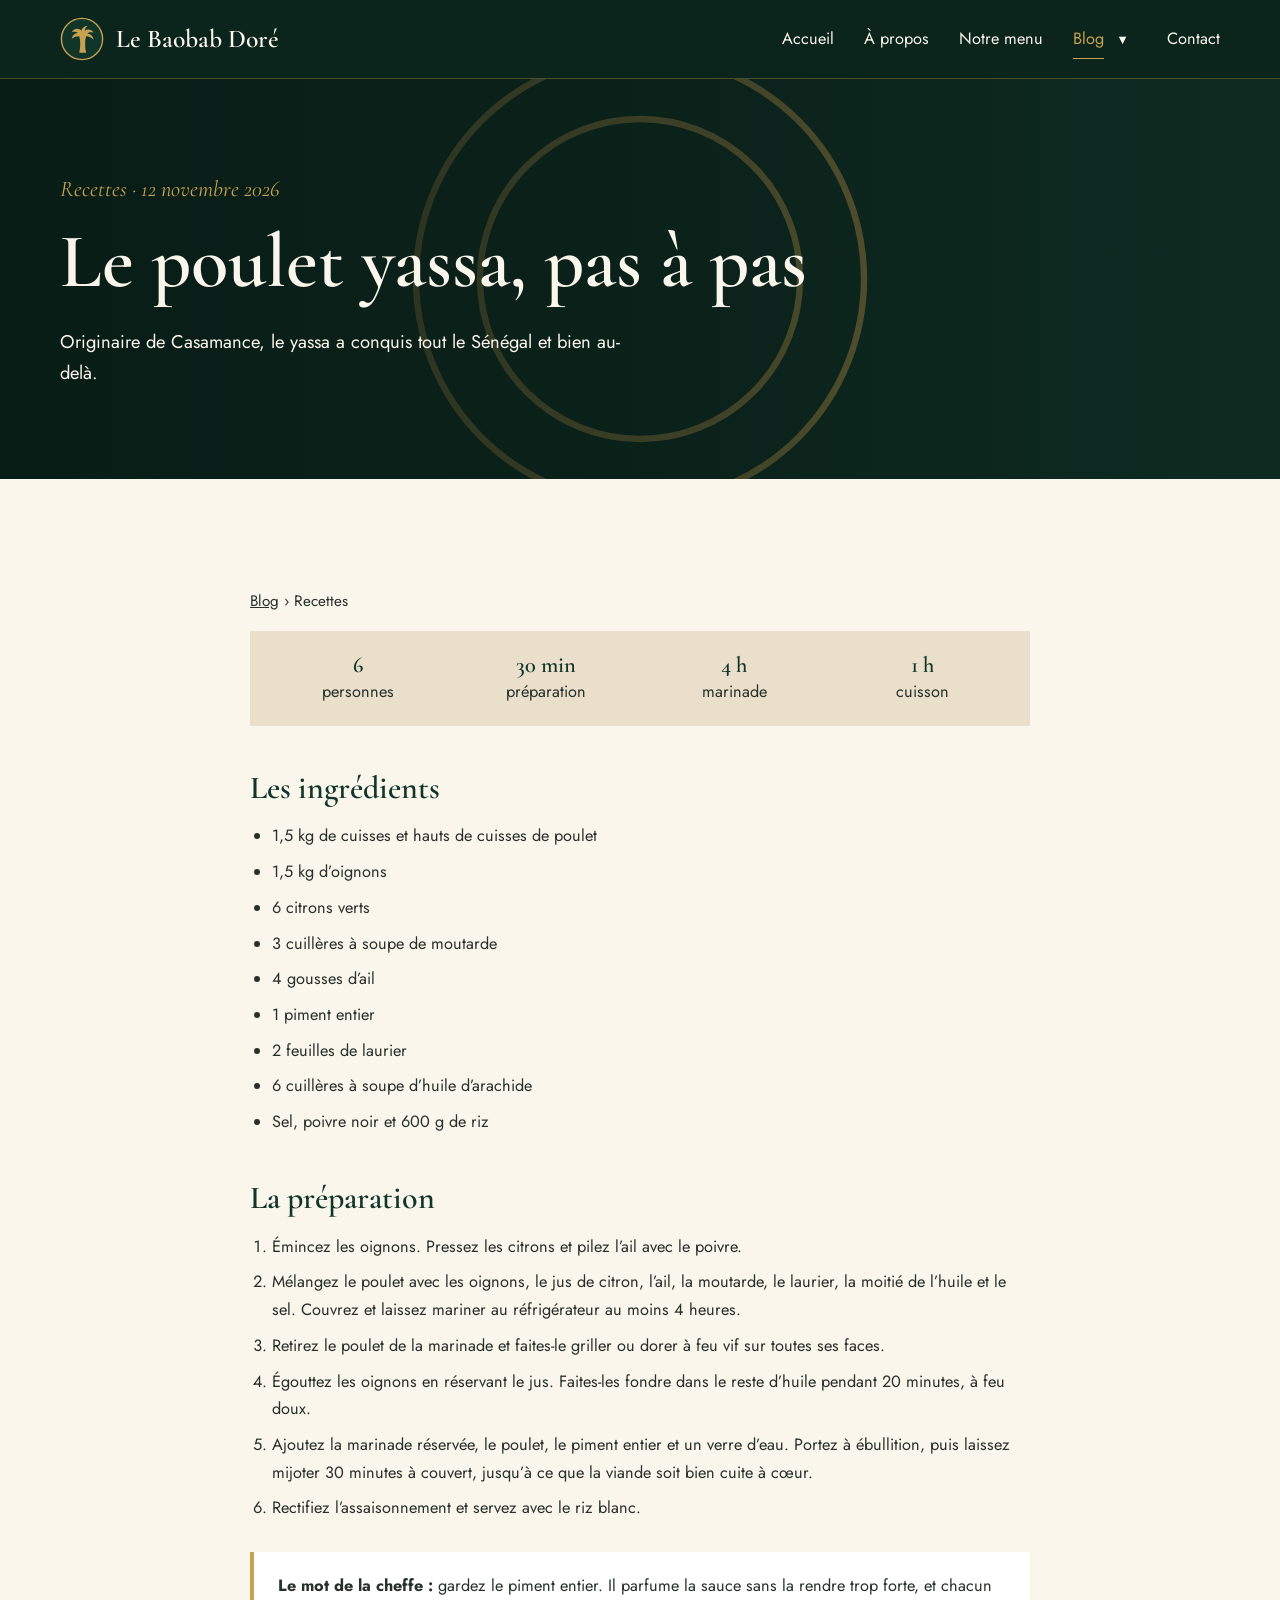
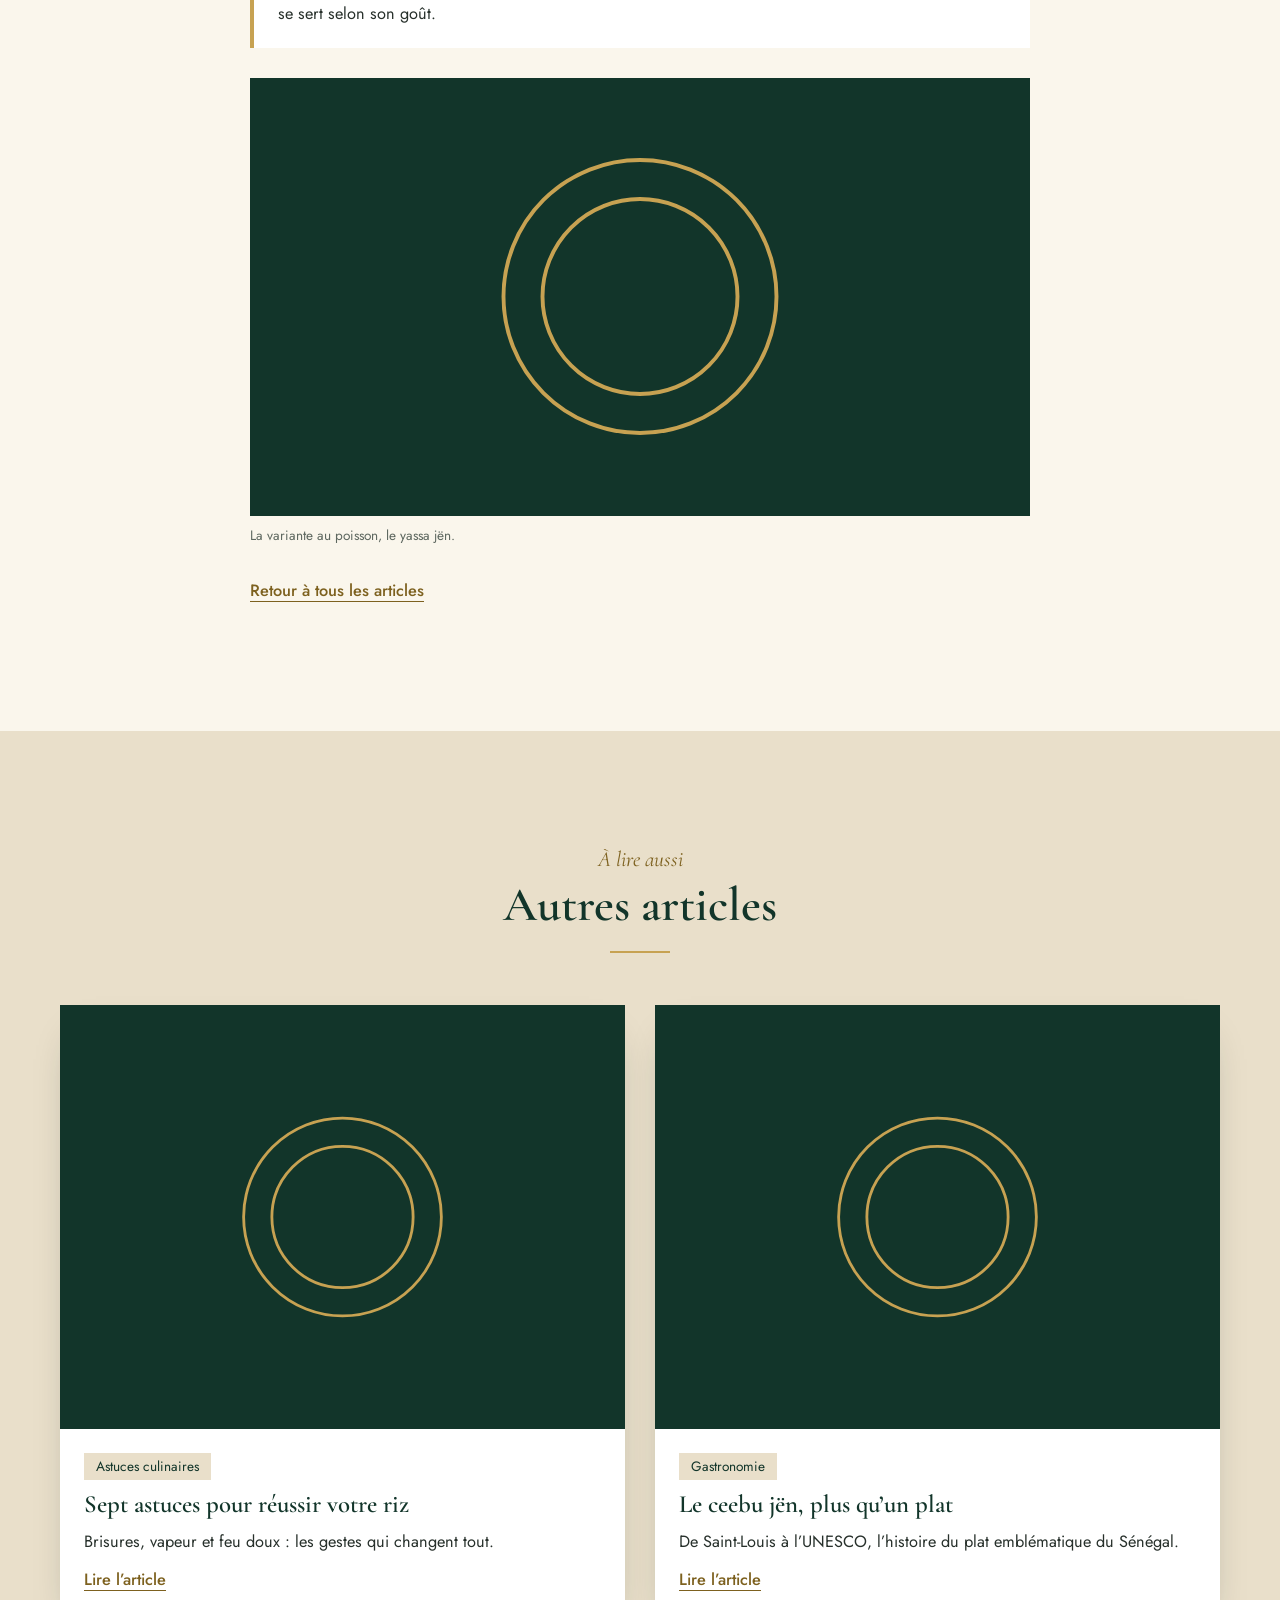
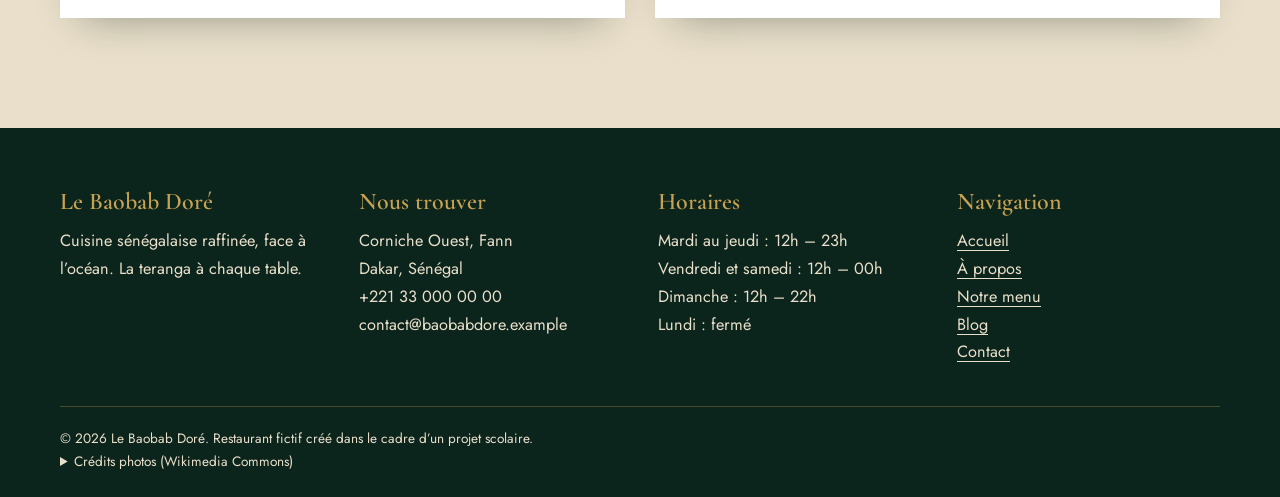
<file: article-recette.html>
<!DOCTYPE html>
<html lang="fr">
<head>
<meta charset="UTF-8">
<meta name="viewport" content="width=device-width, initial-scale=1">
<title>Le poulet yassa, pas à pas | Le Baobab Doré</title>
<meta name="description" content="La recette du poulet yassa sénégalais, étape par étape.">
<link rel="icon" href="assets/images/logo.svg" type="image/svg+xml">
<link rel="preconnect" href="https://fonts.googleapis.com">
<link rel="preconnect" href="https://fonts.gstatic.com" crossorigin>
<link href="https://fonts.googleapis.com/css2?family=Cormorant+Garamond:ital,wght@0,500;0,600;1,500&amp;family=Jost:wght@300;400;500;600&amp;display=swap" rel="stylesheet">
<link rel="stylesheet" href="assets/css/style.css">
<script>document.documentElement.classList.add('js')</script>
<script src="assets/js/main.js" defer></script>
</head>
<body>
<a class="skip" href="#contenu">Aller au contenu</a>
<header class="header">
<div class="container">
<a class="logo" href="index.html"><img src="assets/images/logo.svg" alt="" width="44" height="44">Le Baobab Doré</a>
<button type="button" class="burger" aria-expanded="false" aria-controls="navigation">☰ Menu</button>
<nav class="nav" id="navigation" aria-label="Navigation principale">
<ul>
<li><a href="index.html">Accueil</a></li>
<li><a href="apropos.html">À propos</a></li>
<li><a href="menu.html">Notre menu</a></li>
<li class="has-sub"><a href="blog.html" aria-current="page">Blog</a><button type="button" class="sub-toggle" aria-expanded="false" aria-label="Afficher les rubriques du blog">▼</button><ul class="sub"><li><a href="article-recette.html" aria-current="page">Recettes</a></li><li><a href="article-astuces.html">Astuces culinaires</a></li><li><a href="article-gastronomie.html">Gastronomie</a></li></ul></li>
<li><a href="contact.html">Contact</a></li>
</ul>
</nav>
</div>
</header>
<main id="contenu">
<section class="hero hero-page">
<img src="https://commons.wikimedia.org/wiki/Special:FilePath/Poulet_Yassa.JPG?width=1800" alt="" fetchpriority="high">
<div class="container">
<p class="surtitre">Recettes · 12 novembre 2026</p>
<h1>Le poulet yassa, pas à pas</h1>
<p>Originaire de Casamance, le yassa a conquis tout le Sénégal et bien au-delà.</p>
</div>
</section>
<section><div class="container article">
<p class="fil"><a href="blog.html">Blog</a> › Recettes</p>

<div class="fiche"><div><strong>6</strong>personnes</div><div><strong>30 min</strong>préparation</div><div><strong>4 h</strong>marinade</div><div><strong>1 h</strong>cuisson</div></div>
<h2>Les ingrédients</h2>
<ul><li>1,5 kg de cuisses et hauts de cuisses de poulet</li><li>1,5 kg d’oignons</li><li>6 citrons verts</li><li>3 cuillères à soupe de moutarde</li><li>4 gousses d’ail</li><li>1 piment entier</li><li>2 feuilles de laurier</li><li>6 cuillères à soupe d’huile d’arachide</li><li>Sel, poivre noir et 600 g de riz</li></ul>
<h2>La préparation</h2>
<ol><li>Émincez les oignons. Pressez les citrons et pilez l’ail avec le poivre.</li>
<li>Mélangez le poulet avec les oignons, le jus de citron, l’ail, la moutarde, le laurier, la moitié de l’huile et le sel. Couvrez et laissez mariner au réfrigérateur au moins 4 heures.</li>
<li>Retirez le poulet de la marinade et faites-le griller ou dorer à feu vif sur toutes ses faces.</li>
<li>Égouttez les oignons en réservant le jus. Faites-les fondre dans le reste d’huile pendant 20 minutes, à feu doux.</li>
<li>Ajoutez la marinade réservée, le poulet, le piment entier et un verre d’eau. Portez à ébullition, puis laissez mijoter 30 minutes à couvert, jusqu’à ce que la viande soit bien cuite à cœur.</li>
<li>Rectifiez l’assaisonnement et servez avec le riz blanc.</li></ol>
<div class="encadre"><strong>Le mot de la cheffe :</strong> gardez le piment entier. Il parfume la sauce sans la rendre trop forte, et chacun se sert selon son goût.</div>
<figure><img src="https://commons.wikimedia.org/wiki/Special:FilePath/Yassa_poisson.jpg?width=1200" alt="La variante au poisson, le yassa jën" loading="lazy"><figcaption>La variante au poisson, le yassa jën.</figcaption></figure>
<p><a class="lien" href="blog.html">Retour à tous les articles</a></p>
</div></section>
<section class="beige"><div class="container"><div class="tete reveal"><p class="surtitre">À lire aussi</p><h2>Autres articles</h2></div><div class="grille"><article class="carte reveal" data-categorie="astuces"><div class="carte-img"><img src="https://commons.wikimedia.org/wiki/Special:FilePath/Thi%C3%A9boudi%C3%A8ne_ingredients_1._vegetables%2C_spices.jpg?width=800" alt="Légumes et condiments pour le thiéboudienne" loading="lazy"></div><div class="carte-corps"><span class="etiquette">Astuces culinaires</span><h3>Sept astuces pour réussir votre riz</h3><p>Brisures, vapeur et feu doux : les gestes qui changent tout.</p><a class="lien" href="article-astuces.html">Lire l’article<span hidden> : Sept astuces pour réussir votre riz</span></a></div></article><article class="carte reveal" data-categorie="gastronomie"><div class="carte-img"><img src="https://commons.wikimedia.org/wiki/Special:FilePath/Thi%C3%A9boudi%C3%A8ne_preparation_5.serving.jpg?width=800" alt="Service d’un thiéboudienne" loading="lazy"></div><div class="carte-corps"><span class="etiquette">Gastronomie</span><h3>Le ceebu jën, plus qu’un plat</h3><p>De Saint-Louis à l’UNESCO, l’histoire du plat emblématique du Sénégal.</p><a class="lien" href="article-gastronomie.html">Lire l’article<span hidden> : Le ceebu jën, plus qu’un plat</span></a></div></article></div></div></section>
</main>
<footer class="footer">
<div class="container">
<div class="colonnes">
<div><h2>Le Baobab Doré</h2><p>Cuisine sénégalaise raffinée, face à l’océan. La teranga à chaque table.</p></div>
<div><h2>Nous trouver</h2><p>Corniche Ouest, Fann<br>Dakar, Sénégal<br>+221 33 000 00 00<br>contact@baobabdore.example</p></div>
<div><h2>Horaires</h2><p>Mardi au jeudi : 12h – 23h<br>Vendredi et samedi : 12h – 00h<br>Dimanche : 12h – 22h<br>Lundi : fermé</p></div>
<div><h2>Navigation</h2><ul><li><a href="index.html">Accueil</a></li><li><a href="apropos.html">À propos</a></li><li><a href="menu.html">Notre menu</a></li><li><a href="blog.html">Blog</a></li><li><a href="contact.html">Contact</a></li></ul></div>
</div>
<div class="credits">
<p>© 2026 Le Baobab Doré. Restaurant fictif créé dans le cadre d’un projet scolaire.</p>
<details><summary>Crédits photos (Wikimedia Commons)</summary><p>Auteur et licence de chaque image sur sa page :</p><ul><li><a href="https://commons.wikimedia.org/wiki/File:Thi%C3%A9boudi%C3%A8ne_preparation_5.serving.jpg" target="_blank" rel="noopener">Thiéboudiène preparation 5.serving.jpg</a></li><li><a href="https://commons.wikimedia.org/wiki/File:Poulet_Yassa.JPG" target="_blank" rel="noopener">Poulet Yassa.JPG</a></li><li><a href="https://commons.wikimedia.org/wiki/File:Yassa_poisson.jpg" target="_blank" rel="noopener">Yassa poisson.jpg</a></li><li><a href="https://commons.wikimedia.org/wiki/File:Thi%C3%A9boudi%C3%A8ne_ingredients_1._vegetables%2C_spices.jpg" target="_blank" rel="noopener">Thiéboudiène ingredients 1. vegetables, spices.jpg</a></li></ul></details>
</div>
</div>
</footer>
</body>
</html>
</file>
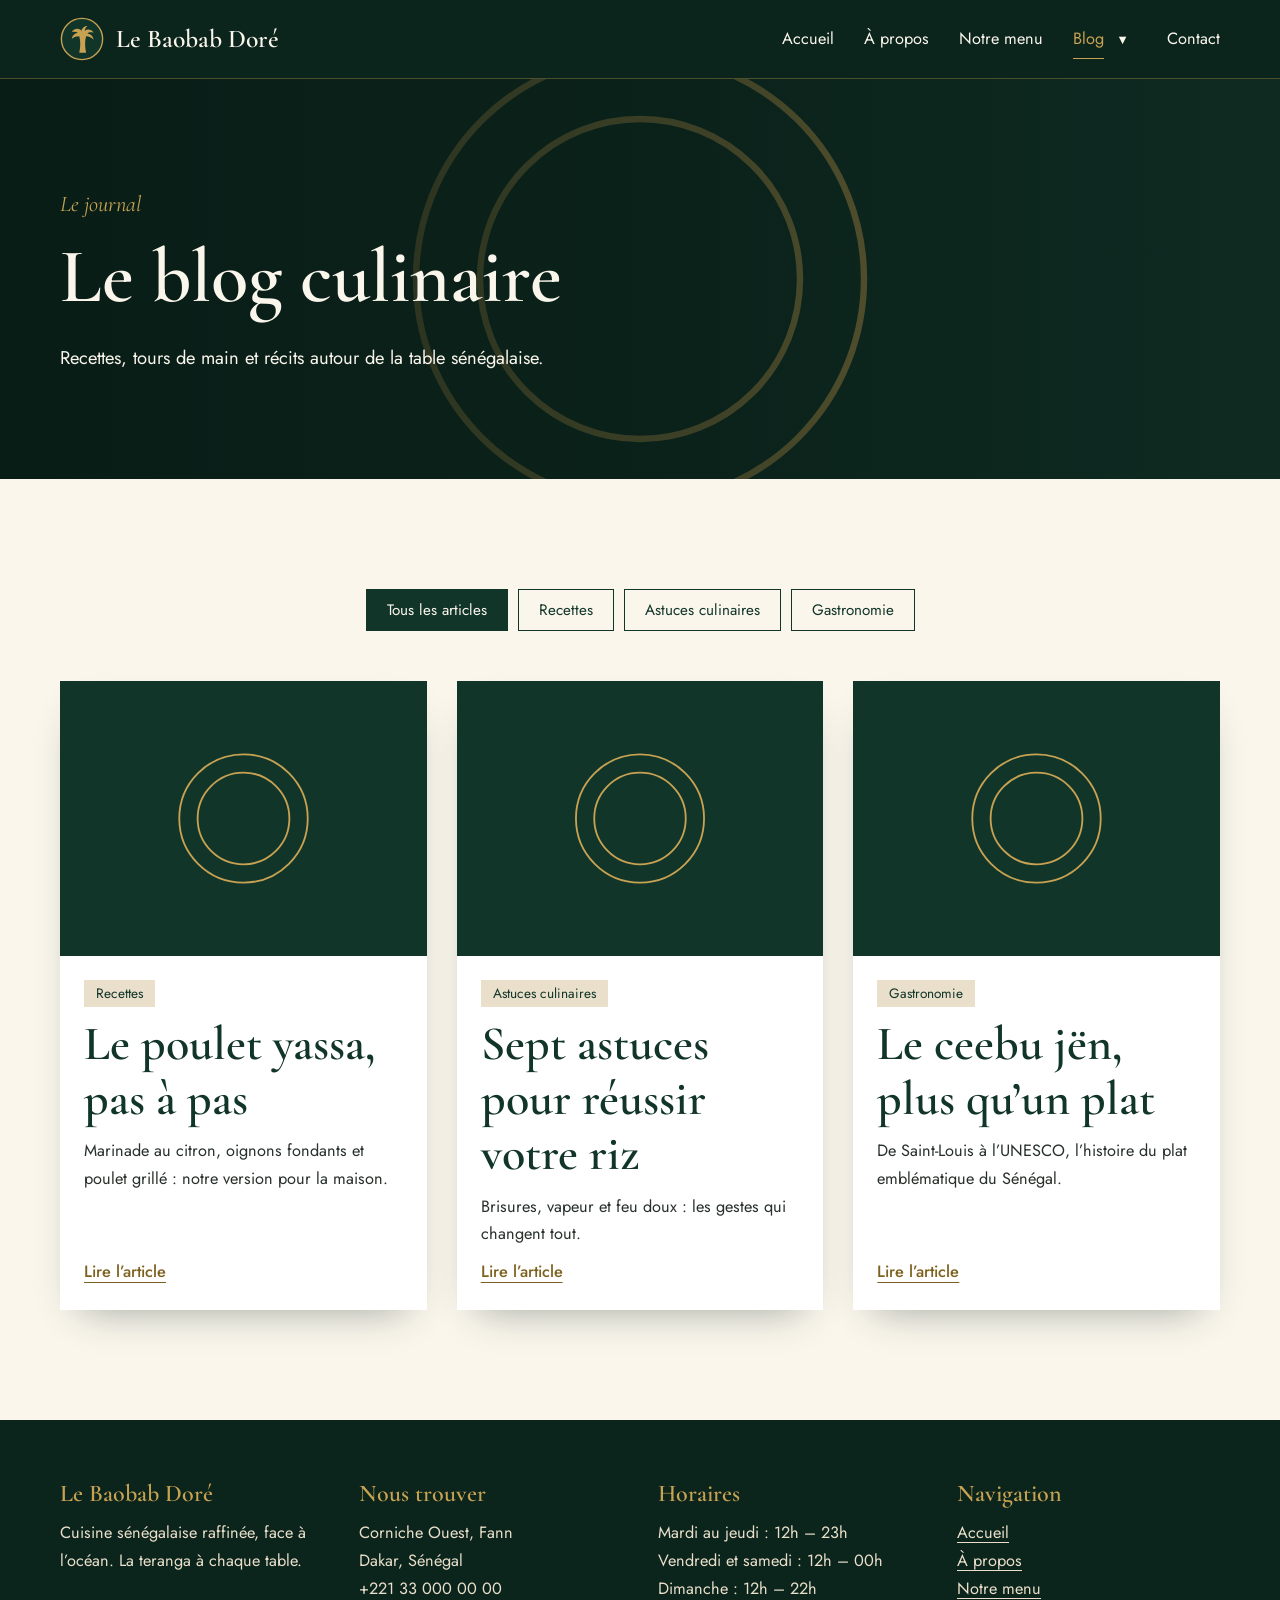
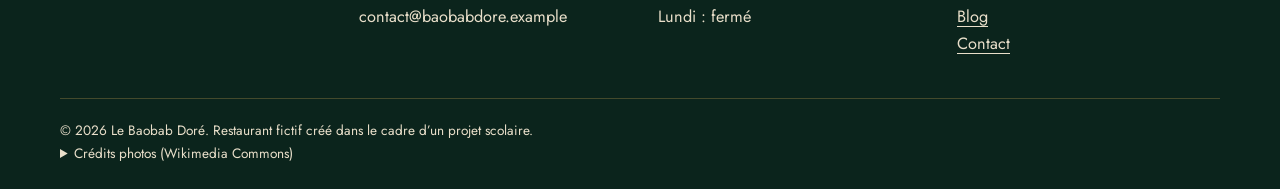
<file: blog.html>
<!DOCTYPE html>
<html lang="fr">
<head>
<meta charset="UTF-8">
<meta name="viewport" content="width=device-width, initial-scale=1">
<title>Blog culinaire | Le Baobab Doré</title>
<meta name="description" content="Recettes, astuces culinaires et gastronomie sénégalaise par Le Baobab Doré.">
<link rel="icon" href="assets/images/logo.svg" type="image/svg+xml">
<link rel="preconnect" href="https://fonts.googleapis.com">
<link rel="preconnect" href="https://fonts.gstatic.com" crossorigin>
<link href="https://fonts.googleapis.com/css2?family=Cormorant+Garamond:ital,wght@0,500;0,600;1,500&amp;family=Jost:wght@300;400;500;600&amp;display=swap" rel="stylesheet">
<link rel="stylesheet" href="assets/css/style.css">
<script>document.documentElement.classList.add('js')</script>
<script src="assets/js/main.js" defer></script>
</head>
<body>
<a class="skip" href="#contenu">Aller au contenu</a>
<header class="header">
<div class="container">
<a class="logo" href="index.html"><img src="assets/images/logo.svg" alt="" width="44" height="44">Le Baobab Doré</a>
<button type="button" class="burger" aria-expanded="false" aria-controls="navigation">☰ Menu</button>
<nav class="nav" id="navigation" aria-label="Navigation principale">
<ul>
<li><a href="index.html">Accueil</a></li>
<li><a href="apropos.html">À propos</a></li>
<li><a href="menu.html">Notre menu</a></li>
<li class="has-sub"><a href="blog.html" aria-current="page">Blog</a><button type="button" class="sub-toggle" aria-expanded="false" aria-label="Afficher les rubriques du blog">▼</button><ul class="sub"><li><a href="article-recette.html">Recettes</a></li><li><a href="article-astuces.html">Astuces culinaires</a></li><li><a href="article-gastronomie.html">Gastronomie</a></li></ul></li>
<li><a href="contact.html">Contact</a></li>
</ul>
</nav>
</div>
</header>
<main id="contenu">
<section class="hero hero-page">
<img src="https://commons.wikimedia.org/wiki/Special:FilePath/Thi%C3%A9boudi%C3%A8ne_preparation_4._cooking_and_rice.jpg?width=1800" alt="" fetchpriority="high">
<div class="container">
<p class="surtitre">Le journal</p>
<h1>Le blog culinaire</h1>
<p>Recettes, tours de main et récits autour de la table sénégalaise.</p>
</div>
</section><section><div class="container"><div class="filtres" role="group" aria-label="Filtrer"><button type="button" data-filtre="tout" aria-pressed="true">Tous les articles</button><button type="button" data-filtre="recette" aria-pressed="false">Recettes</button><button type="button" data-filtre="astuces" aria-pressed="false">Astuces culinaires</button><button type="button" data-filtre="gastronomie" aria-pressed="false">Gastronomie</button></div><div class="grille"><article class="carte reveal" data-categorie="recette"><div class="carte-img"><img src="https://commons.wikimedia.org/wiki/Special:FilePath/Poulet_Yassa.JPG?width=800" alt="Poulet yassa" loading="lazy"></div><div class="carte-corps"><span class="etiquette">Recettes</span><h2>Le poulet yassa, pas à pas</h2><p>Marinade au citron, oignons fondants et poulet grillé : notre version pour la maison.</p><a class="lien" href="article-recette.html">Lire l’article<span hidden> : Le poulet yassa, pas à pas</span></a></div></article><article class="carte reveal" data-categorie="astuces"><div class="carte-img"><img src="https://commons.wikimedia.org/wiki/Special:FilePath/Thi%C3%A9boudi%C3%A8ne_ingredients_1._vegetables%2C_spices.jpg?width=800" alt="Légumes et condiments pour le thiéboudienne" loading="lazy"></div><div class="carte-corps"><span class="etiquette">Astuces culinaires</span><h2>Sept astuces pour réussir votre riz</h2><p>Brisures, vapeur et feu doux : les gestes qui changent tout.</p><a class="lien" href="article-astuces.html">Lire l’article<span hidden> : Sept astuces pour réussir votre riz</span></a></div></article><article class="carte reveal" data-categorie="gastronomie"><div class="carte-img"><img src="https://commons.wikimedia.org/wiki/Special:FilePath/Thi%C3%A9boudi%C3%A8ne_preparation_5.serving.jpg?width=800" alt="Service d’un thiéboudienne" loading="lazy"></div><div class="carte-corps"><span class="etiquette">Gastronomie</span><h2>Le ceebu jën, plus qu’un plat</h2><p>De Saint-Louis à l’UNESCO, l’histoire du plat emblématique du Sénégal.</p><a class="lien" href="article-gastronomie.html">Lire l’article<span hidden> : Le ceebu jën, plus qu’un plat</span></a></div></article></div></div></section>
</main>
<footer class="footer">
<div class="container">
<div class="colonnes">
<div><h2>Le Baobab Doré</h2><p>Cuisine sénégalaise raffinée, face à l’océan. La teranga à chaque table.</p></div>
<div><h2>Nous trouver</h2><p>Corniche Ouest, Fann<br>Dakar, Sénégal<br>+221 33 000 00 00<br>contact@baobabdore.example</p></div>
<div><h2>Horaires</h2><p>Mardi au jeudi : 12h – 23h<br>Vendredi et samedi : 12h – 00h<br>Dimanche : 12h – 22h<br>Lundi : fermé</p></div>
<div><h2>Navigation</h2><ul><li><a href="index.html">Accueil</a></li><li><a href="apropos.html">À propos</a></li><li><a href="menu.html">Notre menu</a></li><li><a href="blog.html">Blog</a></li><li><a href="contact.html">Contact</a></li></ul></div>
</div>
<div class="credits">
<p>© 2026 Le Baobab Doré. Restaurant fictif créé dans le cadre d’un projet scolaire.</p>
<details><summary>Crédits photos (Wikimedia Commons)</summary><p>Auteur et licence de chaque image sur sa page :</p><ul><li><a href="https://commons.wikimedia.org/wiki/File:Thi%C3%A9boudi%C3%A8ne_preparation_5.serving.jpg" target="_blank" rel="noopener">Thiéboudiène preparation 5.serving.jpg</a></li><li><a href="https://commons.wikimedia.org/wiki/File:Thi%C3%A9boudi%C3%A8ne_preparation_4._cooking_and_rice.jpg" target="_blank" rel="noopener">Thiéboudiène preparation 4. cooking and rice.jpg</a></li><li><a href="https://commons.wikimedia.org/wiki/File:Poulet_Yassa.JPG" target="_blank" rel="noopener">Poulet Yassa.JPG</a></li><li><a href="https://commons.wikimedia.org/wiki/File:Thi%C3%A9boudi%C3%A8ne_ingredients_1._vegetables%2C_spices.jpg" target="_blank" rel="noopener">Thiéboudiène ingredients 1. vegetables, spices.jpg</a></li></ul></details>
</div>
</div>
</footer>
</body>
</html>
</file>
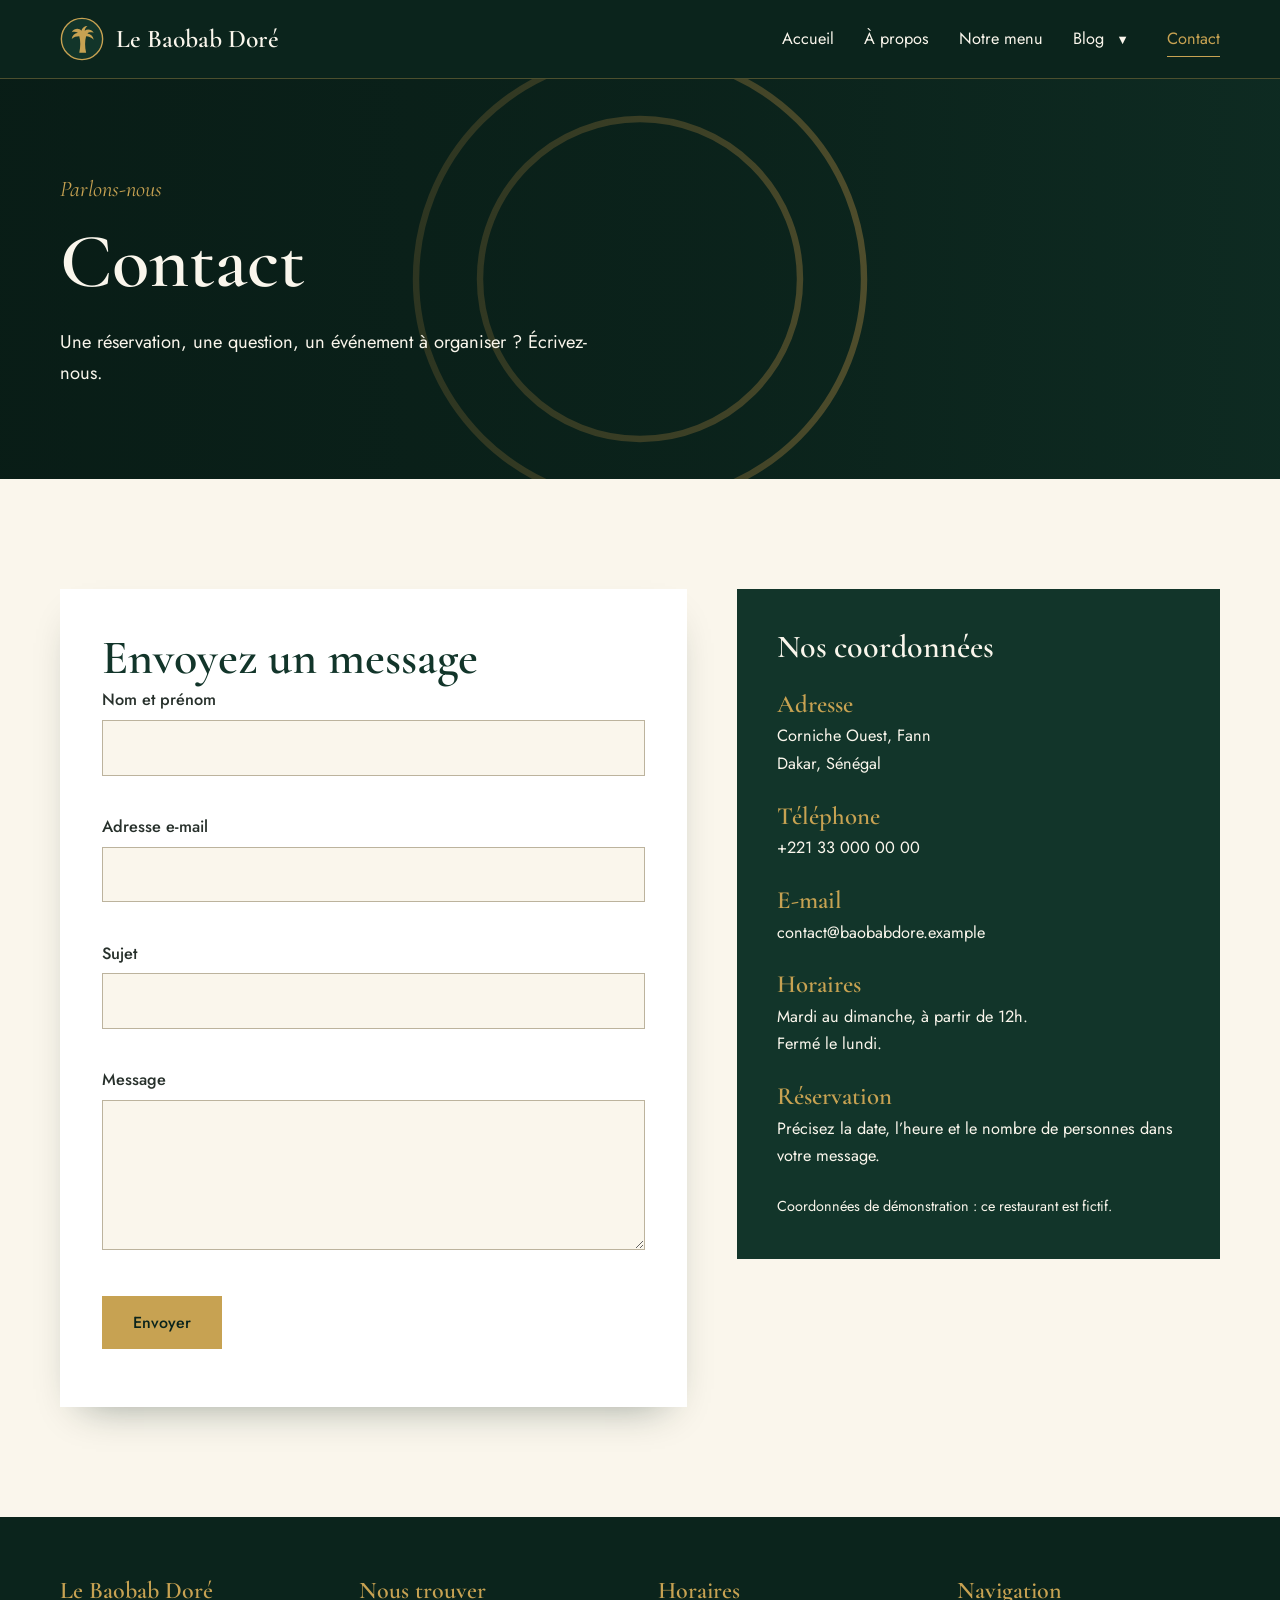
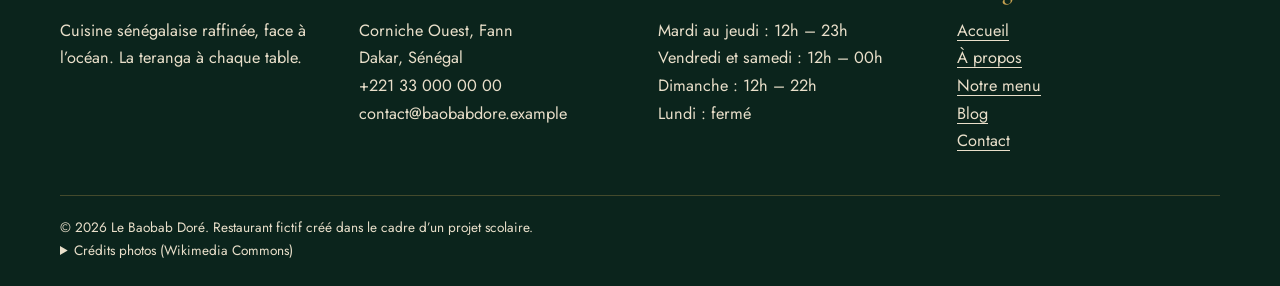
<file: contact.html>
<!DOCTYPE html>
<html lang="fr">
<head>
<meta charset="UTF-8">
<meta name="viewport" content="width=device-width, initial-scale=1">
<title>Contact | Le Baobab Doré</title>
<meta name="description" content="Contactez et réservez au Baobab Doré, Corniche Ouest, Dakar.">
<link rel="icon" href="assets/images/logo.svg" type="image/svg+xml">
<link rel="preconnect" href="https://fonts.googleapis.com">
<link rel="preconnect" href="https://fonts.gstatic.com" crossorigin>
<link href="https://fonts.googleapis.com/css2?family=Cormorant+Garamond:ital,wght@0,500;0,600;1,500&amp;family=Jost:wght@300;400;500;600&amp;display=swap" rel="stylesheet">
<link rel="stylesheet" href="assets/css/style.css">
<script>document.documentElement.classList.add('js')</script>
<script src="assets/js/main.js" defer></script>
</head>
<body>
<a class="skip" href="#contenu">Aller au contenu</a>
<header class="header">
<div class="container">
<a class="logo" href="index.html"><img src="assets/images/logo.svg" alt="" width="44" height="44">Le Baobab Doré</a>
<button type="button" class="burger" aria-expanded="false" aria-controls="navigation">☰ Menu</button>
<nav class="nav" id="navigation" aria-label="Navigation principale">
<ul>
<li><a href="index.html">Accueil</a></li>
<li><a href="apropos.html">À propos</a></li>
<li><a href="menu.html">Notre menu</a></li>
<li class="has-sub"><a href="blog.html">Blog</a><button type="button" class="sub-toggle" aria-expanded="false" aria-label="Afficher les rubriques du blog">▼</button><ul class="sub"><li><a href="article-recette.html">Recettes</a></li><li><a href="article-astuces.html">Astuces culinaires</a></li><li><a href="article-gastronomie.html">Gastronomie</a></li></ul></li>
<li><a href="contact.html" aria-current="page">Contact</a></li>
</ul>
</nav>
</div>
</header>
<main id="contenu">
<section class="hero hero-page">
<img src="https://commons.wikimedia.org/wiki/Special:FilePath/Jus_de_bouye%2C_gingembre_et_bissap_01.jpg?width=1800" alt="" fetchpriority="high">
<div class="container">
<p class="surtitre">Parlons-nous</p>
<h1>Contact</h1>
<p>Une réservation, une question, un événement à organiser ? Écrivez-nous.</p>
</div>
</section>
<section><div class="container contact">
<form id="form-contact" action="https://formsubmit.co/VOTRE_EMAIL@example.com" method="POST" novalidate>
<h2>Envoyez un message</h2>
<input type="hidden" name="_subject" value="Nouveau message depuis le site Le Baobab Doré">
<input type="hidden" name="_template" value="table">
<input type="text" name="_honey" class="honey" tabindex="-1" autocomplete="off">
<div class="champ"><label for="nom">Nom et prénom</label><input type="text" id="nom" name="nom" autocomplete="name" maxlength="80" required aria-describedby="erreur-nom"><span class="erreur" id="erreur-nom" aria-live="polite"></span></div>
<div class="champ"><label for="email">Adresse e-mail</label><input type="email" id="email" name="email" autocomplete="email" maxlength="120" required aria-describedby="erreur-email"><span class="erreur" id="erreur-email" aria-live="polite"></span></div>
<div class="champ"><label for="sujet">Sujet</label><input type="text" id="sujet" name="sujet" autocomplete="off" maxlength="120" required aria-describedby="erreur-sujet"><span class="erreur" id="erreur-sujet" aria-live="polite"></span></div>
<div class="champ"><label for="message">Message</label><textarea id="message" name="message" maxlength="2000" required aria-describedby="erreur-message"></textarea><span class="erreur" id="erreur-message" aria-live="polite"></span></div>
<button type="submit" class="btn">Envoyer</button>
<p class="statut" role="status"></p>
</form>
<aside class="infos">
<h2>Nos coordonnées</h2>
<h3>Adresse</h3><p>Corniche Ouest, Fann<br>Dakar, Sénégal</p>
<h3>Téléphone</h3><p>+221 33 000 00 00</p>
<h3>E-mail</h3><p>contact@baobabdore.example</p>
<h3>Horaires</h3><p>Mardi au dimanche, à partir de 12h.<br>Fermé le lundi.</p>
<h3>Réservation</h3><p>Précisez la date, l’heure et le nombre de personnes dans votre message.</p>
<p style="margin-top:24px;font-size:.9rem">Coordonnées de démonstration : ce restaurant est fictif.</p>
</aside>
</div></section>
</main>
<footer class="footer">
<div class="container">
<div class="colonnes">
<div><h2>Le Baobab Doré</h2><p>Cuisine sénégalaise raffinée, face à l’océan. La teranga à chaque table.</p></div>
<div><h2>Nous trouver</h2><p>Corniche Ouest, Fann<br>Dakar, Sénégal<br>+221 33 000 00 00<br>contact@baobabdore.example</p></div>
<div><h2>Horaires</h2><p>Mardi au jeudi : 12h – 23h<br>Vendredi et samedi : 12h – 00h<br>Dimanche : 12h – 22h<br>Lundi : fermé</p></div>
<div><h2>Navigation</h2><ul><li><a href="index.html">Accueil</a></li><li><a href="apropos.html">À propos</a></li><li><a href="menu.html">Notre menu</a></li><li><a href="blog.html">Blog</a></li><li><a href="contact.html">Contact</a></li></ul></div>
</div>
<div class="credits">
<p>© 2026 Le Baobab Doré. Restaurant fictif créé dans le cadre d’un projet scolaire.</p>
<details><summary>Crédits photos (Wikimedia Commons)</summary><p>Auteur et licence de chaque image sur sa page :</p><ul><li><a href="https://commons.wikimedia.org/wiki/File:Jus_de_bouye%2C_gingembre_et_bissap_01.jpg" target="_blank" rel="noopener">Jus de bouye, gingembre et bissap 01.jpg</a></li></ul></details>
</div>
</div>
</footer>
</body>
</html>
</file>
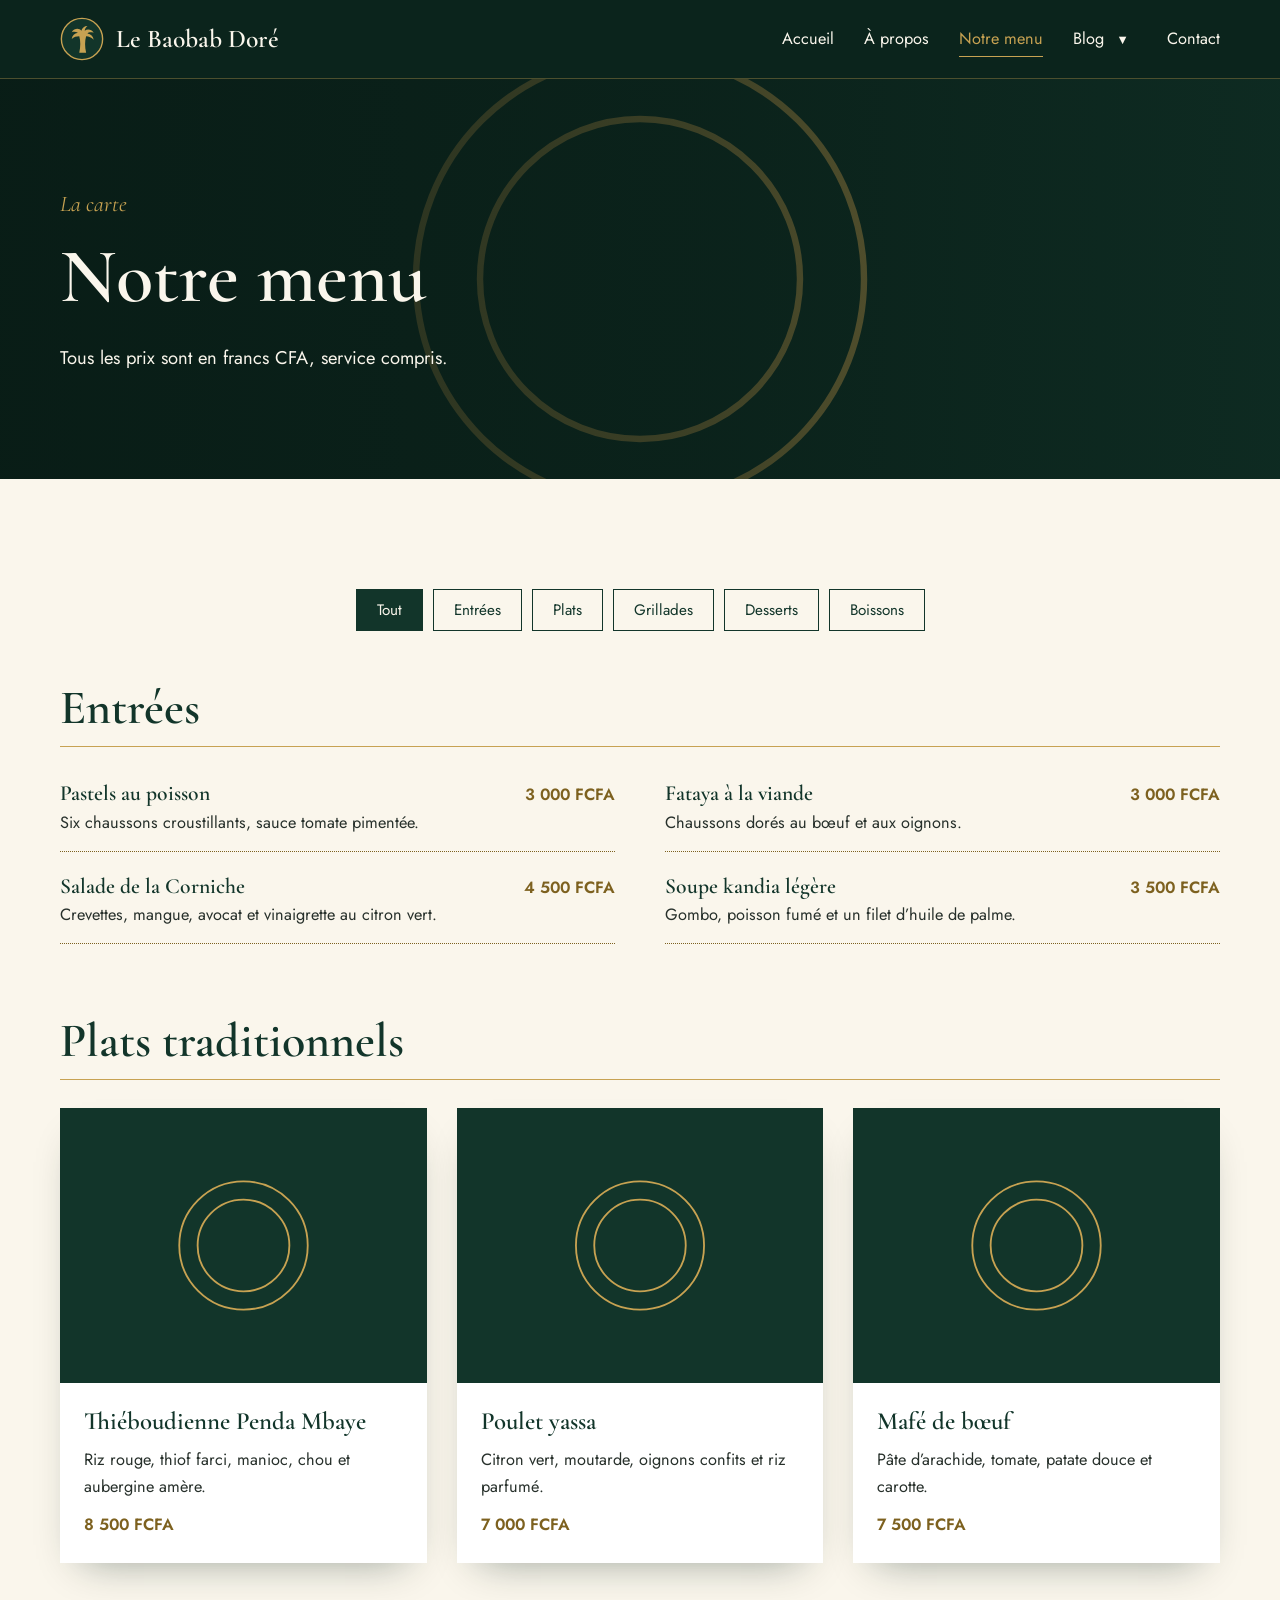
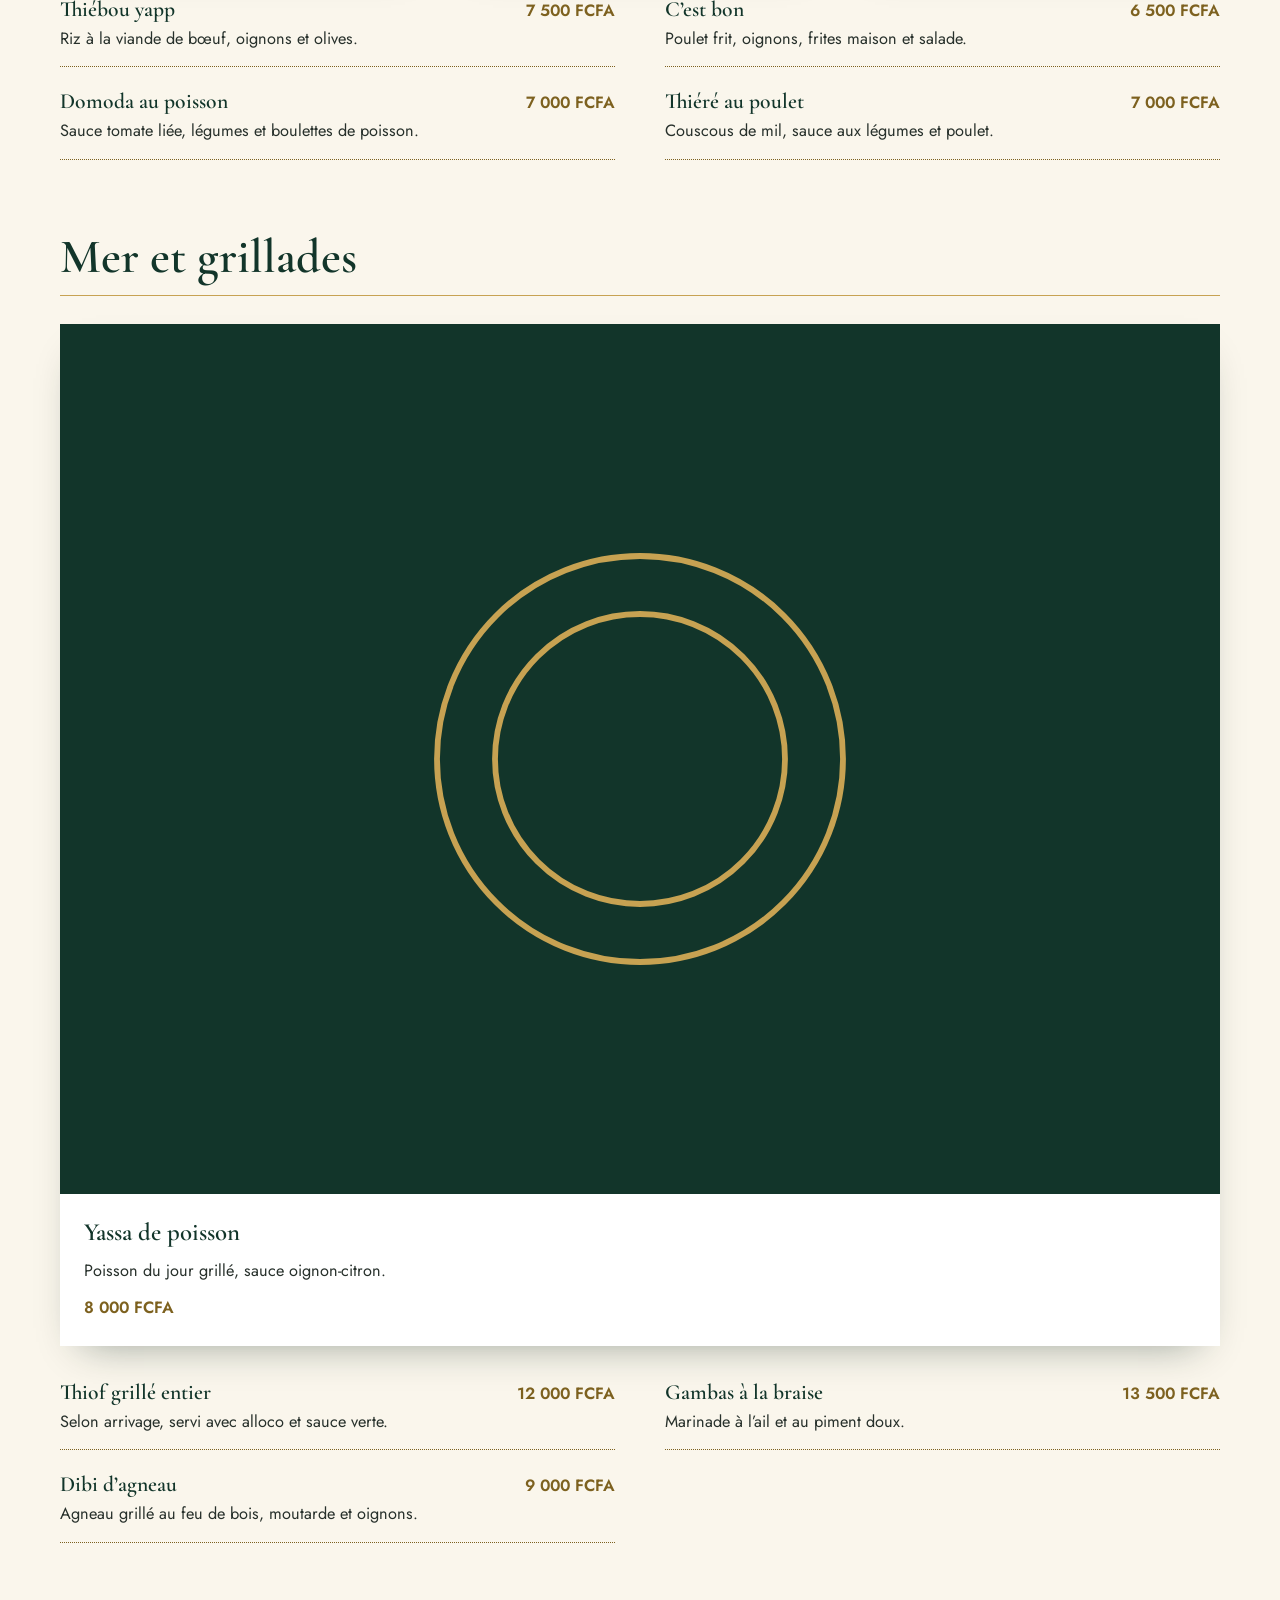
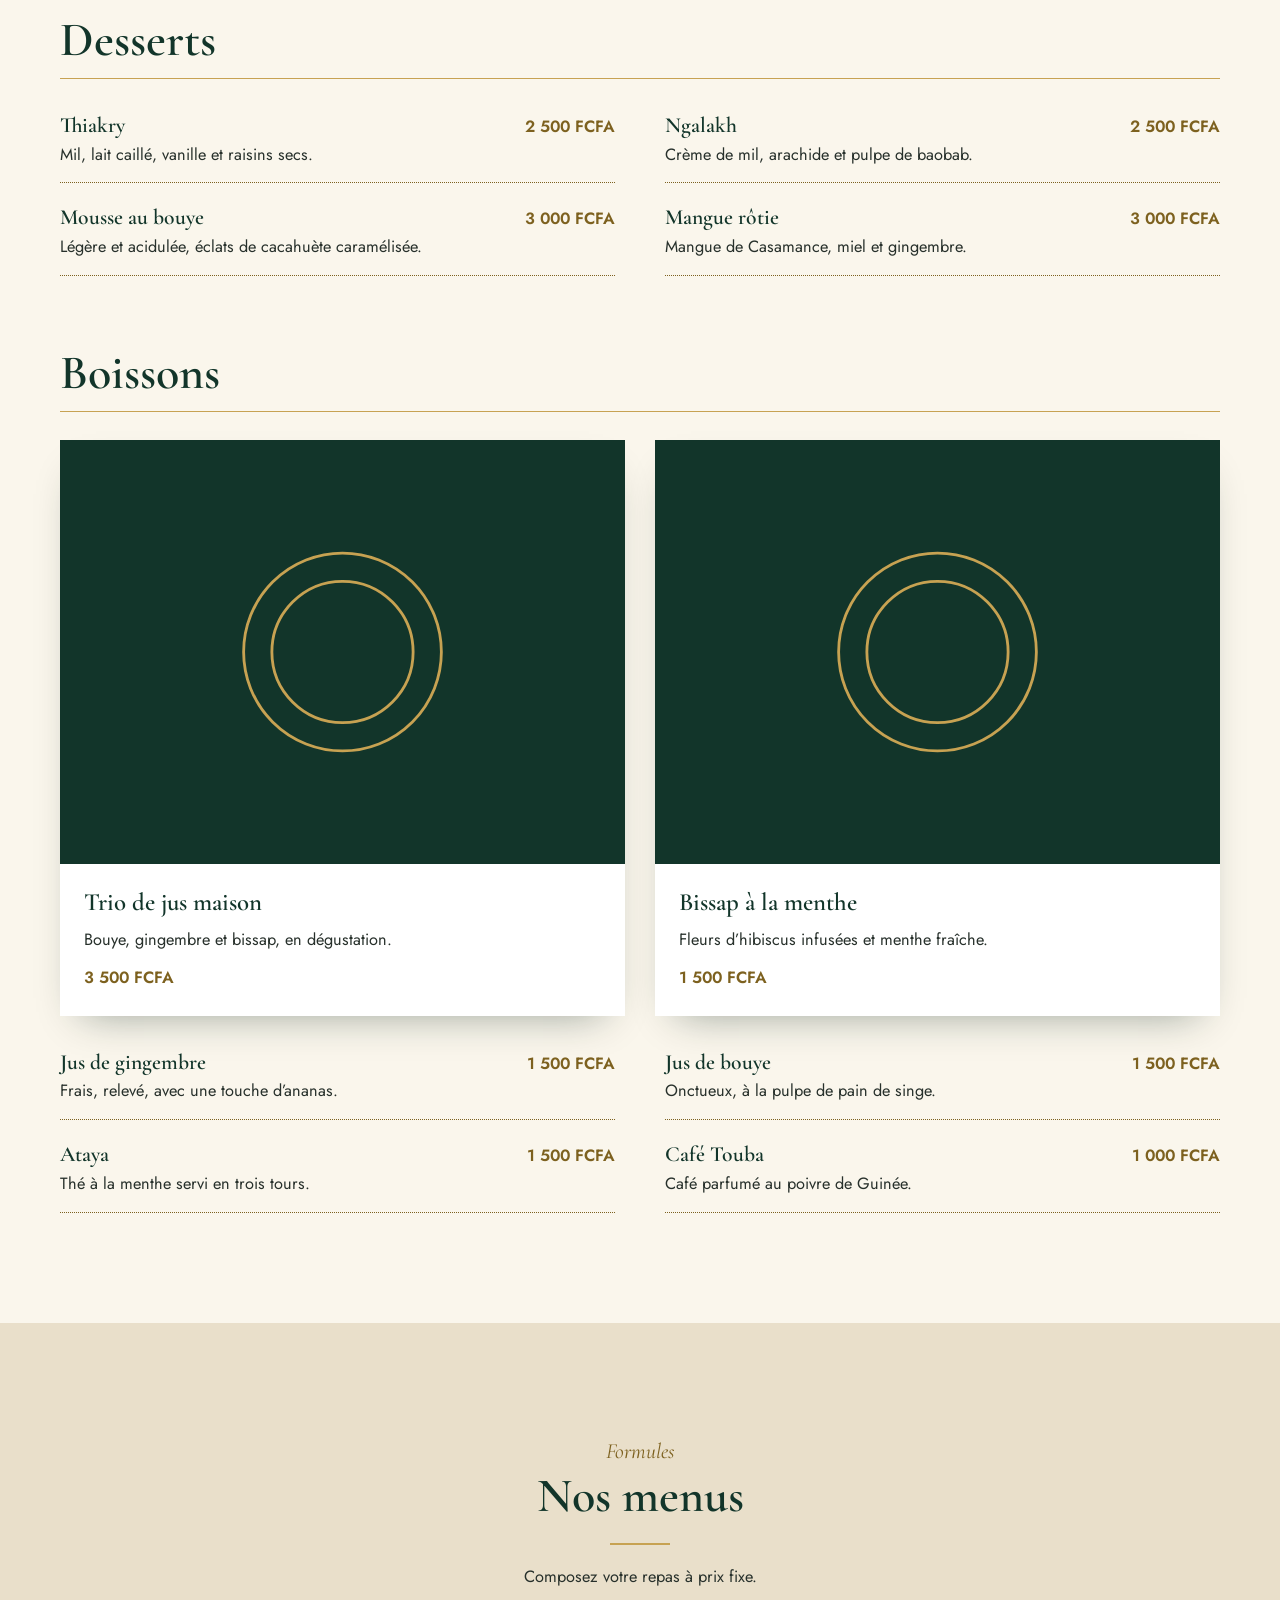
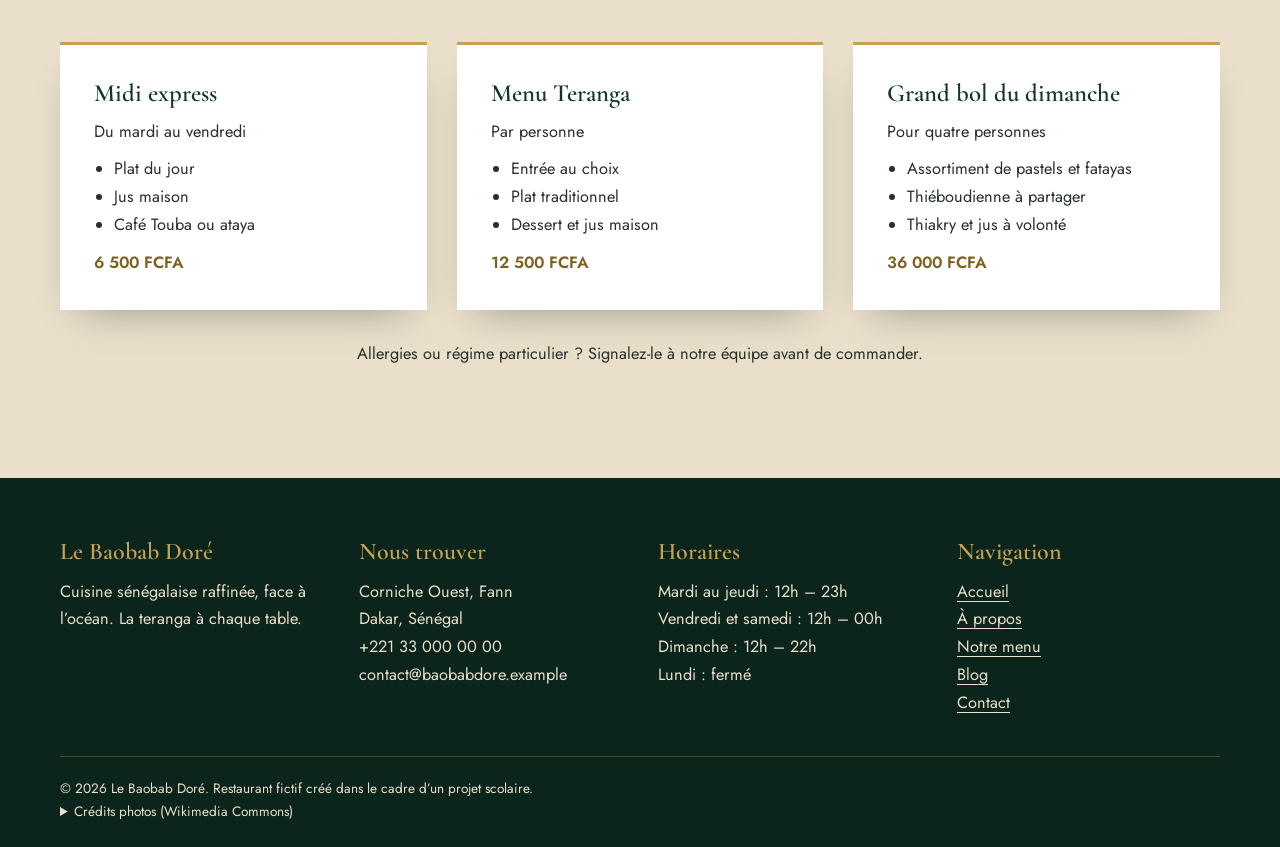
<file: menu.html>
<!DOCTYPE html>
<html lang="fr">
<head>
<meta charset="UTF-8">
<meta name="viewport" content="width=device-width, initial-scale=1">
<title>Notre menu | Le Baobab Doré</title>
<meta name="description" content="Entrées, plats sénégalais, grillades, desserts et boissons du Baobab Doré, prix en FCFA.">
<link rel="icon" href="assets/images/logo.svg" type="image/svg+xml">
<link rel="preconnect" href="https://fonts.googleapis.com">
<link rel="preconnect" href="https://fonts.gstatic.com" crossorigin>
<link href="https://fonts.googleapis.com/css2?family=Cormorant+Garamond:ital,wght@0,500;0,600;1,500&amp;family=Jost:wght@300;400;500;600&amp;display=swap" rel="stylesheet">
<link rel="stylesheet" href="assets/css/style.css">
<script>document.documentElement.classList.add('js')</script>
<script src="assets/js/main.js" defer></script>
</head>
<body>
<a class="skip" href="#contenu">Aller au contenu</a>
<header class="header">
<div class="container">
<a class="logo" href="index.html"><img src="assets/images/logo.svg" alt="" width="44" height="44">Le Baobab Doré</a>
<button type="button" class="burger" aria-expanded="false" aria-controls="navigation">☰ Menu</button>
<nav class="nav" id="navigation" aria-label="Navigation principale">
<ul>
<li><a href="index.html">Accueil</a></li>
<li><a href="apropos.html">À propos</a></li>
<li><a href="menu.html" aria-current="page">Notre menu</a></li>
<li class="has-sub"><a href="blog.html">Blog</a><button type="button" class="sub-toggle" aria-expanded="false" aria-label="Afficher les rubriques du blog">▼</button><ul class="sub"><li><a href="article-recette.html">Recettes</a></li><li><a href="article-astuces.html">Astuces culinaires</a></li><li><a href="article-gastronomie.html">Gastronomie</a></li></ul></li>
<li><a href="contact.html">Contact</a></li>
</ul>
</nav>
</div>
</header>
<main id="contenu">
<section class="hero hero-page">
<img src="https://commons.wikimedia.org/wiki/Special:FilePath/Thi%C3%A9boudi%C3%A8ne_ingredients_1._vegetables%2C_spices.jpg?width=1800" alt="" fetchpriority="high">
<div class="container">
<p class="surtitre">La carte</p>
<h1>Notre menu</h1>
<p>Tous les prix sont en francs CFA, service compris.</p>
</div>
</section><section><div class="container"><div class="filtres" role="group" aria-label="Filtrer"><button type="button" data-filtre="tout" aria-pressed="true">Tout</button><button type="button" data-filtre="entrees" aria-pressed="false">Entrées</button><button type="button" data-filtre="plats" aria-pressed="false">Plats</button><button type="button" data-filtre="grillades" aria-pressed="false">Grillades</button><button type="button" data-filtre="desserts" aria-pressed="false">Desserts</button><button type="button" data-filtre="boissons" aria-pressed="false">Boissons</button></div><div class="categorie" id="entrees" data-categorie="entrees"><h2>Entrées</h2><ul class="liste"><li class="reveal"><div class="ligne"><h3>Pastels au poisson</h3><span class="prix">3 000 FCFA</span></div><p>Six chaussons croustillants, sauce tomate pimentée.</p></li><li class="reveal"><div class="ligne"><h3>Fataya à la viande</h3><span class="prix">3 000 FCFA</span></div><p>Chaussons dorés au bœuf et aux oignons.</p></li><li class="reveal"><div class="ligne"><h3>Salade de la Corniche</h3><span class="prix">4 500 FCFA</span></div><p>Crevettes, mangue, avocat et vinaigrette au citron vert.</p></li><li class="reveal"><div class="ligne"><h3>Soupe kandia légère</h3><span class="prix">3 500 FCFA</span></div><p>Gombo, poisson fumé et un filet d’huile de palme.</p></li></ul></div><div class="categorie" id="plats" data-categorie="plats"><h2>Plats traditionnels</h2><div class="grille"><article class="carte reveal"><div class="carte-img"><img src="https://commons.wikimedia.org/wiki/Special:FilePath/Red_Thieboudienne.JPG?width=800" alt="Thiéboudienne rouge" loading="lazy"></div><div class="carte-corps"><h3>Thiéboudienne Penda Mbaye</h3><p>Riz rouge, thiof farci, manioc, chou et aubergine amère.</p><p class="prix">8 500 FCFA</p></div></article><article class="carte reveal"><div class="carte-img"><img src="https://commons.wikimedia.org/wiki/Special:FilePath/Poulet_Yassa.JPG?width=800" alt="Poulet yassa" loading="lazy"></div><div class="carte-corps"><h3>Poulet yassa</h3><p>Citron vert, moutarde, oignons confits et riz parfumé.</p><p class="prix">7 000 FCFA</p></div></article><article class="carte reveal"><div class="carte-img"><img src="https://commons.wikimedia.org/wiki/Special:FilePath/Plat_s%C3%A9n%C3%A9galais_maf%C3%A9.jpg?width=800" alt="Mafé" loading="lazy"></div><div class="carte-corps"><h3>Mafé de bœuf</h3><p>Pâte d’arachide, tomate, patate douce et carotte.</p><p class="prix">7 500 FCFA</p></div></article></div><ul class="liste"><li class="reveal"><div class="ligne"><h3>Thiébou yapp</h3><span class="prix">7 500 FCFA</span></div><p>Riz à la viande de bœuf, oignons et olives.</p></li><li class="reveal"><div class="ligne"><h3>C’est bon</h3><span class="prix">6 500 FCFA</span></div><p>Poulet frit, oignons, frites maison et salade.</p></li><li class="reveal"><div class="ligne"><h3>Domoda au poisson</h3><span class="prix">7 000 FCFA</span></div><p>Sauce tomate liée, légumes et boulettes de poisson.</p></li><li class="reveal"><div class="ligne"><h3>Thiéré au poulet</h3><span class="prix">7 000 FCFA</span></div><p>Couscous de mil, sauce aux légumes et poulet.</p></li></ul></div><div class="categorie" id="grillades" data-categorie="grillades"><h2>Mer et grillades</h2><div class="grille"><article class="carte reveal"><div class="carte-img"><img src="https://commons.wikimedia.org/wiki/Special:FilePath/Yassa_poisson.jpg?width=800" alt="Yassa au poisson" loading="lazy"></div><div class="carte-corps"><h3>Yassa de poisson</h3><p>Poisson du jour grillé, sauce oignon-citron.</p><p class="prix">8 000 FCFA</p></div></article></div><ul class="liste"><li class="reveal"><div class="ligne"><h3>Thiof grillé entier</h3><span class="prix">12 000 FCFA</span></div><p>Selon arrivage, servi avec alloco et sauce verte.</p></li><li class="reveal"><div class="ligne"><h3>Gambas à la braise</h3><span class="prix">13 500 FCFA</span></div><p>Marinade à l’ail et au piment doux.</p></li><li class="reveal"><div class="ligne"><h3>Dibi d’agneau</h3><span class="prix">9 000 FCFA</span></div><p>Agneau grillé au feu de bois, moutarde et oignons.</p></li></ul></div><div class="categorie" id="desserts" data-categorie="desserts"><h2>Desserts</h2><ul class="liste"><li class="reveal"><div class="ligne"><h3>Thiakry</h3><span class="prix">2 500 FCFA</span></div><p>Mil, lait caillé, vanille et raisins secs.</p></li><li class="reveal"><div class="ligne"><h3>Ngalakh</h3><span class="prix">2 500 FCFA</span></div><p>Crème de mil, arachide et pulpe de baobab.</p></li><li class="reveal"><div class="ligne"><h3>Mousse au bouye</h3><span class="prix">3 000 FCFA</span></div><p>Légère et acidulée, éclats de cacahuète caramélisée.</p></li><li class="reveal"><div class="ligne"><h3>Mangue rôtie</h3><span class="prix">3 000 FCFA</span></div><p>Mangue de Casamance, miel et gingembre.</p></li></ul></div><div class="categorie" id="boissons" data-categorie="boissons"><h2>Boissons</h2><div class="grille"><article class="carte reveal"><div class="carte-img"><img src="https://commons.wikimedia.org/wiki/Special:FilePath/Jus_de_bouye%2C_gingembre_et_bissap_01.jpg?width=800" alt="Jus de bouye, gingembre et bissap" loading="lazy"></div><div class="carte-corps"><h3>Trio de jus maison</h3><p>Bouye, gingembre et bissap, en dégustation.</p><p class="prix">3 500 FCFA</p></div></article><article class="carte reveal"><div class="carte-img"><img src="https://commons.wikimedia.org/wiki/Special:FilePath/Sirop_bissap_01.jpg?width=800" alt="Sirop de bissap" loading="lazy"></div><div class="carte-corps"><h3>Bissap à la menthe</h3><p>Fleurs d’hibiscus infusées et menthe fraîche.</p><p class="prix">1 500 FCFA</p></div></article></div><ul class="liste"><li class="reveal"><div class="ligne"><h3>Jus de gingembre</h3><span class="prix">1 500 FCFA</span></div><p>Frais, relevé, avec une touche d’ananas.</p></li><li class="reveal"><div class="ligne"><h3>Jus de bouye</h3><span class="prix">1 500 FCFA</span></div><p>Onctueux, à la pulpe de pain de singe.</p></li><li class="reveal"><div class="ligne"><h3>Ataya</h3><span class="prix">1 500 FCFA</span></div><p>Thé à la menthe servi en trois tours.</p></li><li class="reveal"><div class="ligne"><h3>Café Touba</h3><span class="prix">1 000 FCFA</span></div><p>Café parfumé au poivre de Guinée.</p></li></ul></div></div></section><section class="beige"><div class="container"><div class="tete reveal"><p class="surtitre">Formules</p><h2>Nos menus</h2><p>Composez votre repas à prix fixe.</p></div><div class="grille formules"><article class="carte reveal"><div class="carte-corps"><h3>Midi express</h3><p>Du mardi au vendredi</p><ul><li>Plat du jour</li><li>Jus maison</li><li>Café Touba ou ataya</li></ul><p class="prix">6 500 FCFA</p></div></article><article class="carte reveal"><div class="carte-corps"><h3>Menu Teranga</h3><p>Par personne</p><ul><li>Entrée au choix</li><li>Plat traditionnel</li><li>Dessert et jus maison</li></ul><p class="prix">12 500 FCFA</p></div></article><article class="carte reveal"><div class="carte-corps"><h3>Grand bol du dimanche</h3><p>Pour quatre personnes</p><ul><li>Assortiment de pastels et fatayas</li><li>Thiéboudienne à partager</li><li>Thiakry et jus à volonté</li></ul><p class="prix">36 000 FCFA</p></div></article></div><p style="text-align:center;margin-top:30px">Allergies ou régime particulier ? Signalez-le à notre équipe avant de commander.</p></div></section>
</main>
<footer class="footer">
<div class="container">
<div class="colonnes">
<div><h2>Le Baobab Doré</h2><p>Cuisine sénégalaise raffinée, face à l’océan. La teranga à chaque table.</p></div>
<div><h2>Nous trouver</h2><p>Corniche Ouest, Fann<br>Dakar, Sénégal<br>+221 33 000 00 00<br>contact@baobabdore.example</p></div>
<div><h2>Horaires</h2><p>Mardi au jeudi : 12h – 23h<br>Vendredi et samedi : 12h – 00h<br>Dimanche : 12h – 22h<br>Lundi : fermé</p></div>
<div><h2>Navigation</h2><ul><li><a href="index.html">Accueil</a></li><li><a href="apropos.html">À propos</a></li><li><a href="menu.html">Notre menu</a></li><li><a href="blog.html">Blog</a></li><li><a href="contact.html">Contact</a></li></ul></div>
</div>
<div class="credits">
<p>© 2026 Le Baobab Doré. Restaurant fictif créé dans le cadre d’un projet scolaire.</p>
<details><summary>Crédits photos (Wikimedia Commons)</summary><p>Auteur et licence de chaque image sur sa page :</p><ul><li><a href="https://commons.wikimedia.org/wiki/File:Red_Thieboudienne.JPG" target="_blank" rel="noopener">Red Thieboudienne.JPG</a></li><li><a href="https://commons.wikimedia.org/wiki/File:Poulet_Yassa.JPG" target="_blank" rel="noopener">Poulet Yassa.JPG</a></li><li><a href="https://commons.wikimedia.org/wiki/File:Yassa_poisson.jpg" target="_blank" rel="noopener">Yassa poisson.jpg</a></li><li><a href="https://commons.wikimedia.org/wiki/File:Plat_s%C3%A9n%C3%A9galais_maf%C3%A9.jpg" target="_blank" rel="noopener">Plat sénégalais mafé.jpg</a></li><li><a href="https://commons.wikimedia.org/wiki/File:Jus_de_bouye%2C_gingembre_et_bissap_01.jpg" target="_blank" rel="noopener">Jus de bouye, gingembre et bissap 01.jpg</a></li><li><a href="https://commons.wikimedia.org/wiki/File:Sirop_bissap_01.jpg" target="_blank" rel="noopener">Sirop bissap 01.jpg</a></li><li><a href="https://commons.wikimedia.org/wiki/File:Thi%C3%A9boudi%C3%A8ne_ingredients_1._vegetables%2C_spices.jpg" target="_blank" rel="noopener">Thiéboudiène ingredients 1. vegetables, spices.jpg</a></li></ul></details>
</div>
</div>
</footer>
</body>
</html>
</file>
<file: assets/css/style.css>
:root{
  --vert:#12352a; --vert-fonce:#0b241c; --beige:#e9dfca; --creme:#faf6ec;
  --or:#c7a252; --or-fonce:#7d611f; --texte:#27302b; --gris:#5d675f; --erreur:#a3261b;
  --titre:"Cormorant Garamond",Georgia,serif; --corps:"Jost",system-ui,sans-serif;
  --ombre:0 18px 40px -22px rgba(11,36,28,.45);
}
*,*::before,*::after{box-sizing:border-box;margin:0;padding:0}
html{scroll-behavior:smooth;scroll-padding-top:90px}
body{font-family:var(--corps);color:var(--texte);background:var(--creme);line-height:1.7;font-size:1.02rem}
img{display:block;max-width:100%}
a{color:inherit}
a:focus-visible,button:focus-visible,input:focus-visible,textarea:focus-visible,select:focus-visible{outline:3px solid var(--or);outline-offset:3px}
h1,h2,h3{font-family:var(--titre);font-weight:600;line-height:1.15;color:var(--vert)}
h1{font-size:clamp(2.6rem,6vw,4.8rem)}
h2{font-size:clamp(2rem,4vw,3rem)}
h3{font-size:1.55rem}
.container{width:min(1160px,100% - 40px);margin-inline:auto}
.skip{position:absolute;left:-999px;top:0;background:var(--or);color:var(--vert-fonce);padding:10px 16px;z-index:100}
.skip:focus{left:10px;top:10px}

/* En-tête et navigation */
.header{position:sticky;top:0;z-index:50;background:var(--vert-fonce);color:var(--creme);border-bottom:1px solid rgba(199,162,82,.35)}
.header .container{display:flex;align-items:center;justify-content:space-between;min-height:78px;gap:20px}
.logo{display:flex;align-items:center;gap:12px;text-decoration:none;font-family:var(--titre);font-size:1.6rem;font-weight:600}
.logo img{width:44px;height:44px}
.nav ul{list-style:none;display:flex;align-items:center;gap:30px}
.nav a{text-decoration:none;padding:6px 0;border-bottom:1px solid transparent;transition:color .25s,border-color .25s}
.nav a:hover,.nav a[aria-current="page"]{color:var(--or);border-color:var(--or)}
.has-sub{position:relative;display:flex;align-items:center;gap:4px}
.sub-toggle{background:none;border:0;color:inherit;cursor:pointer;font-size:.8rem;padding:8px}
.nav .sub{position:absolute;top:100%;left:-18px;display:block;min-width:230px;background:var(--vert);padding:10px 18px;border-top:2px solid var(--or);box-shadow:var(--ombre);opacity:0;visibility:hidden;transform:translateY(8px);transition:.25s}
.sub li{padding:4px 0}
.has-sub:hover .sub,.has-sub:focus-within .sub,.has-sub.open .sub{opacity:1;visibility:visible;transform:none}
.burger{display:none;background:none;border:1px solid var(--or);color:var(--creme);padding:8px 14px;cursor:pointer;font-family:var(--corps)}

/* Boutons */
.btn{display:inline-block;padding:14px 30px;background:var(--or);color:var(--vert-fonce);border:1px solid var(--or);text-decoration:none;font:500 1rem var(--corps);cursor:pointer;transition:background .25s,color .25s,transform .25s}
.btn:hover{transform:translateY(-2px);background:#dab866}
.btn-ghost{background:transparent;color:var(--creme)}
.btn-ghost:hover{background:var(--creme);color:var(--vert)}
.btns{display:flex;flex-wrap:wrap;gap:14px;margin-top:30px}
.lien{color:var(--or-fonce);font-weight:500;text-underline-offset:5px}

/* Bandeaux */
.hero{position:relative;isolation:isolate;min-height:min(86vh,760px);display:flex;align-items:center;color:var(--creme);overflow:hidden;background:var(--vert)}
.hero>img{position:absolute;inset:0;width:100%;height:100%;object-fit:cover;z-index:-2}
.hero::after{content:"";position:absolute;inset:0;z-index:-1;background:linear-gradient(90deg,rgba(8,27,21,.93),rgba(8,27,21,.72) 55%,rgba(8,27,21,.4))}
.hero h1,.hero h2{color:var(--creme)}
.hero p{max-width:560px;margin-top:20px;font-size:1.15rem}
.hero-page{min-height:400px}
.surtitre{color:var(--or);font-family:var(--titre);font-style:italic;font-size:1.35rem}
.hero p.surtitre{margin:0 0 10px;font-size:1.4rem}

/* Sections */
section{padding:clamp(60px,9vw,110px) 0}
section.hero{padding:70px 0}
.beige{background:var(--beige)}
.sombre{background:var(--vert);color:var(--creme)}
.sombre h2,.sombre h3{color:var(--creme)}
.sombre .surtitre,.sombre .lien{color:var(--or)}
.tete{text-align:center;max-width:680px;margin:0 auto 52px}
section .surtitre{color:var(--or-fonce)}
section.sombre .surtitre,section.hero .surtitre{color:var(--or)}
.tete h2::after{content:"";display:block;width:60px;height:2px;background:var(--or);margin:18px auto}
.duo{display:grid;grid-template-columns:1fr 1fr;gap:clamp(30px,6vw,80px);align-items:center}
.duo h2{margin-bottom:20px}
.duo p+p{margin-top:14px}
.duo figure img{width:100%;aspect-ratio:4/5;object-fit:cover;border:1px solid var(--or);padding:10px}
.inverse figure{order:-1}
.chiffres{display:grid;grid-template-columns:repeat(3,1fr);gap:24px;text-align:center}
.chiffres strong{display:block;font:600 2.8rem var(--titre);color:var(--or)}

/* Cartes */
.grille{display:grid;grid-template-columns:repeat(auto-fit,minmax(min(300px,100%),1fr));gap:30px}
.carte{background:#fff;color:var(--texte);box-shadow:var(--ombre);display:flex;flex-direction:column;overflow:hidden;transition:transform .3s}
.carte:hover{transform:translateY(-6px)}
.carte-img{overflow:hidden;aspect-ratio:4/3;background:var(--beige)}
.carte-img img{width:100%;height:100%;object-fit:cover;transition:transform .6s}
.carte:hover img{transform:scale(1.06)}
.carte-corps{padding:24px;display:flex;flex-direction:column;gap:10px;flex:1}
.carte h3{color:var(--vert)}
.carte .lien{color:var(--or-fonce);margin-top:auto}
.prix{color:var(--or-fonce);font-weight:600;white-space:nowrap;margin-top:auto}
.etiquette{align-self:flex-start;background:var(--beige);color:var(--vert);padding:2px 12px;font-size:.85rem}

/* Menu */
.filtres{display:flex;flex-wrap:wrap;justify-content:center;gap:10px;margin-bottom:50px}
.filtres button{background:transparent;border:1px solid var(--vert);color:var(--vert);padding:9px 20px;cursor:pointer;font:400 .95rem var(--corps);transition:.25s}
.filtres button:hover,.filtres button[aria-pressed="true"]{background:var(--vert);color:var(--creme)}
.categorie+.categorie{margin-top:70px}
.categorie>h2{margin-bottom:28px;border-bottom:1px solid var(--or);padding-bottom:10px}
.liste{display:grid;grid-template-columns:1fr 1fr;gap:22px 50px;list-style:none;margin-top:34px}
.liste li{border-bottom:1px dotted var(--or-fonce);padding-bottom:14px}
.ligne{display:flex;justify-content:space-between;align-items:baseline;gap:16px}
.ligne h3{font-size:1.35rem}
.formules .carte-corps{padding:34px;border-top:3px solid var(--or)}
.formules ul{padding-left:20px}
[hidden]{display:none!important}

/* Articles */
.article{max-width:780px}
.article h2{font-size:2rem;margin:44px 0 16px}
.article p{margin-bottom:16px}
.article ul,.article ol{padding-left:22px;margin-bottom:16px}
.article li{margin-bottom:8px}
.article figure{margin:30px 0}
.article figure img{width:100%;aspect-ratio:16/9;object-fit:cover}
figcaption{font-size:.85rem;color:var(--gris);margin-top:8px}
.fiche{display:grid;grid-template-columns:repeat(4,1fr);background:var(--beige);padding:20px;text-align:center;gap:12px;margin-bottom:24px}
.fiche strong{display:block;font:600 1.4rem var(--titre);color:var(--vert)}
.encadre{border-left:4px solid var(--or);background:#fff;padding:20px 24px;margin:30px 0}
.fil{font-size:.95rem;margin-bottom:24px}

/* Contact */
.contact{display:grid;grid-template-columns:1.3fr 1fr;gap:50px;align-items:start}
form{background:#fff;padding:clamp(22px,4vw,42px);box-shadow:var(--ombre)}
.champ{margin-bottom:20px}
.champ label{display:block;font-weight:500;margin-bottom:6px}
.champ input,.champ textarea,.champ select{width:100%;padding:13px 14px;border:1px solid #bcb39d;background:var(--creme);font:inherit;color:inherit}
.champ textarea{resize:vertical;min-height:150px}
.champ [aria-invalid="true"]{border-color:var(--erreur)}
.erreur{color:var(--erreur);font-size:.9rem;min-height:1.2em;display:block}
.statut{margin-top:16px;font-weight:500}
.honey{display:none}
.infos{background:var(--vert);color:var(--creme);padding:clamp(24px,4vw,40px)}
.infos h2{color:var(--creme);font-size:2rem}
.infos h3{color:var(--or);margin:24px 0 4px}

/* Pied de page */
.footer{background:var(--vert-fonce);color:var(--beige);padding:60px 0 24px}
.footer .colonnes{display:grid;grid-template-columns:repeat(auto-fit,minmax(230px,1fr));gap:36px}
.footer h2{color:var(--or);font-size:1.5rem;margin-bottom:12px}
.footer ul{list-style:none}
.footer a{text-underline-offset:4px}
.credits{border-top:1px solid rgba(199,162,82,.3);margin-top:40px;padding-top:20px;font-size:.85rem}
.credits summary{cursor:pointer}
.credits ul{margin:10px 0;overflow-wrap:anywhere}

/* Apparition au défilement */
.js .reveal{opacity:0;transform:translateY(26px);transition:opacity .7s,transform .7s}
.js .reveal.visible{opacity:1;transform:none}

@media (max-width:900px){
  .burger{display:block}
  .nav{display:none;position:absolute;top:100%;left:0;right:0;background:var(--vert-fonce);padding:10px 20px 24px;max-height:calc(100vh - 78px);overflow:auto}
  .nav.open,html:not(.js) .nav{display:block}
  html:not(.js) .header{position:static}
  html:not(.js) .nav{position:static}
  html:not(.js) .header .container{flex-wrap:wrap}
  .nav ul{flex-direction:column;align-items:flex-start;gap:10px}
  .has-sub{flex-wrap:wrap}
  .sub-toggle{display:none}
  .nav .sub{position:static;opacity:1;visibility:visible;transform:none;width:100%;background:none;border:0;box-shadow:none;padding:4px 0 0 18px}
  .duo,.contact,.liste{grid-template-columns:1fr}
  .inverse figure{order:0}
}
@media (max-width:560px){
  .chiffres{grid-template-columns:1fr}
  .fiche{grid-template-columns:1fr 1fr}
  .logo{font-size:1.3rem}
}
@media (prefers-reduced-motion:reduce){
  *{transition:none!important;scroll-behavior:auto!important}
  .js .reveal{opacity:1;transform:none}
}
</file>
